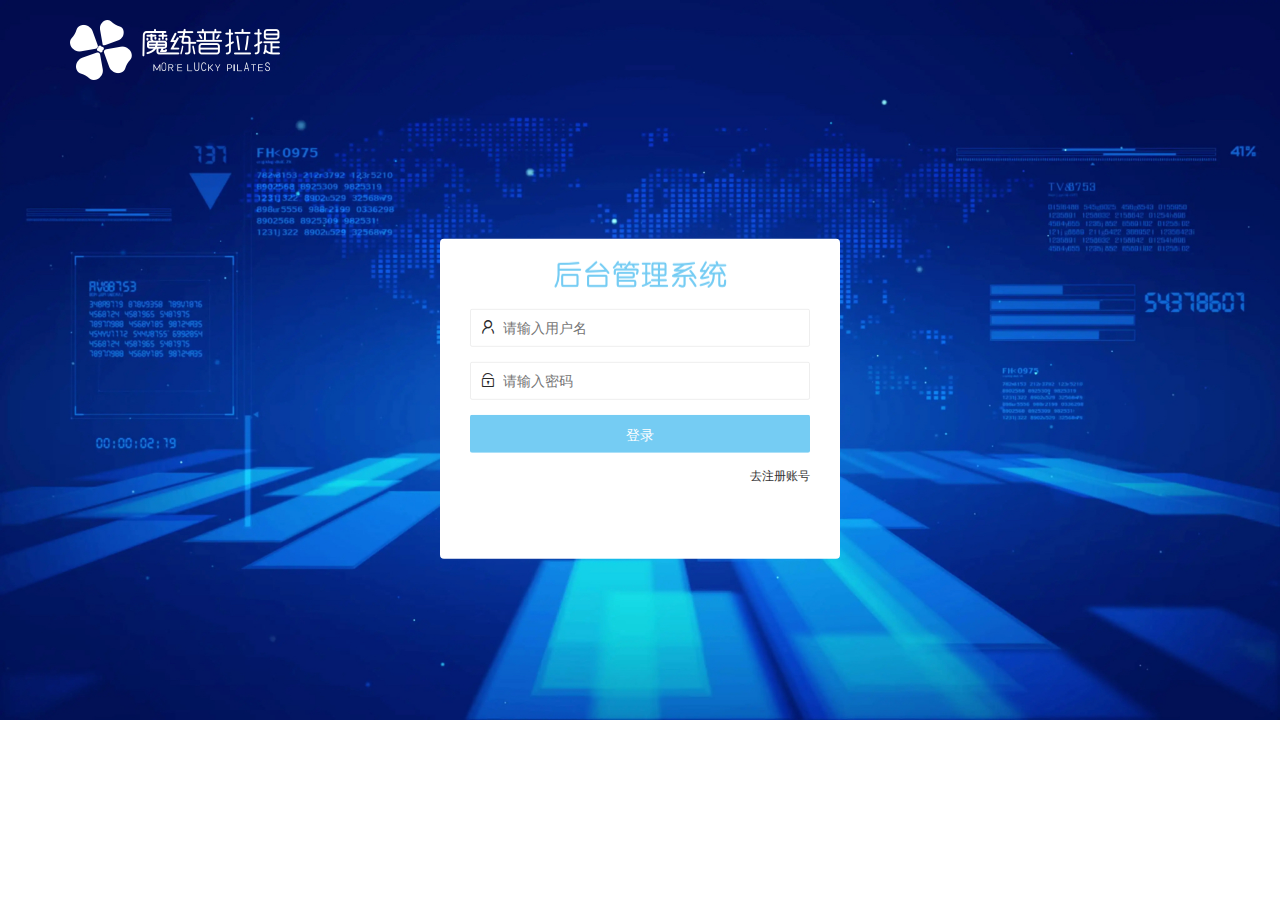
<file: login.html>
<!DOCTYPE html>
<html lang="en">

<head>
    <meta charset="UTF-8">
    <meta http-equiv="X-UA-Compatible" content="IE=edge">
    <meta name="viewport" content="width=device-width, initial-scale=1.0">
    <title>登录</title>
    <link rel="stylesheet" href="/lib/layui/css/layui.css">
    <link rel="stylesheet" href="/css/login.css">
    <script src="/lib/layui/layui.js"></script>
    <script src="/lib/jQuery.mini.js"></script>
    <script src="/js/baseAPI.js"></script>
    <script src="/js/login.js"></script>

</head>

<body>
    <!-- logo -->
    <div class="layui-main">
        <img src="/images/logo.png" alt="">
    </div>
    <!-- 登录注册 -->
    <div class="loginBox">
        <div class="title-box"></div>
        <!-- 登录的div -->
        <div class="login-box">
            <form class="layui-form" id="form_login">
                <!-- 用户名 -->
                <div class="layui-form-item">
                    <i class="layui-icon layui-icon-username"></i>
                    <input type="text" name="username" required lay-verify="required" placeholder="请输入用户名" autocomplete="off" class="layui-input">
                </div>
                <!-- 密码 -->
                <div class="layui-form-item">
                    <i class="layui-icon layui-icon-password
                    "></i>
                    <input type="password" name="password" required lay-verify="required|pwd" placeholder="请输入密码" autocomplete="off" class="layui-input">
                </div>
                <!-- 登录按钮　 -->
                <div class="layui-form-item">
                    <button class="layui-btn layui-btn-fluid" lay-submit>登录</button>
                </div>
                <div class="layui-form-item link">
                    <a href="javascripr:;" id="link_red">去注册账号</a>
                </div>
            </form>
        </div>
        <!-- 注册的div -->
        <div class="reg-box">
            <form class="layui-form" id="form_reg">
                <!-- 用户名 -->
                <div class="layui-form-item">
                    <i class="layui-icon layui-icon-username"></i>
                    <input type="text" name="username" required lay-verify="required" placeholder="请输入用户名" autocomplete="off" class="layui-input">
                </div>
                <!-- 密码 -->
                <div class="layui-form-item">
                    <i class="layui-icon layui-icon-password
                    "></i>
                    <input type="password" name="password" required lay-verify="required|pwd" placeholder="请输入密码" autocomplete="off" class="layui-input">
                </div>
                <!-- 确认密码 -->
                <div class="layui-form-item">
                    <i class="layui-icon layui-icon-password
                    "></i>
                    <input type="password" name="repassword" required lay-verify="required|pwd|repwd" placeholder="再次确认密码" autocomplete="off" class="layui-input">
                </div>
                <!-- 注册按钮 -->
                <div class="layui-form-item">
                    <button class="layui-btn layui-btn-fluid" lay-submit>注册</button>
                </div>
                <div class="layui-form-item link">
                    <a href="javascripr:;" id="link_login">去登录</a>
                </div>
            </form>

        </div>
    </div>

</body>

</html>
</file>
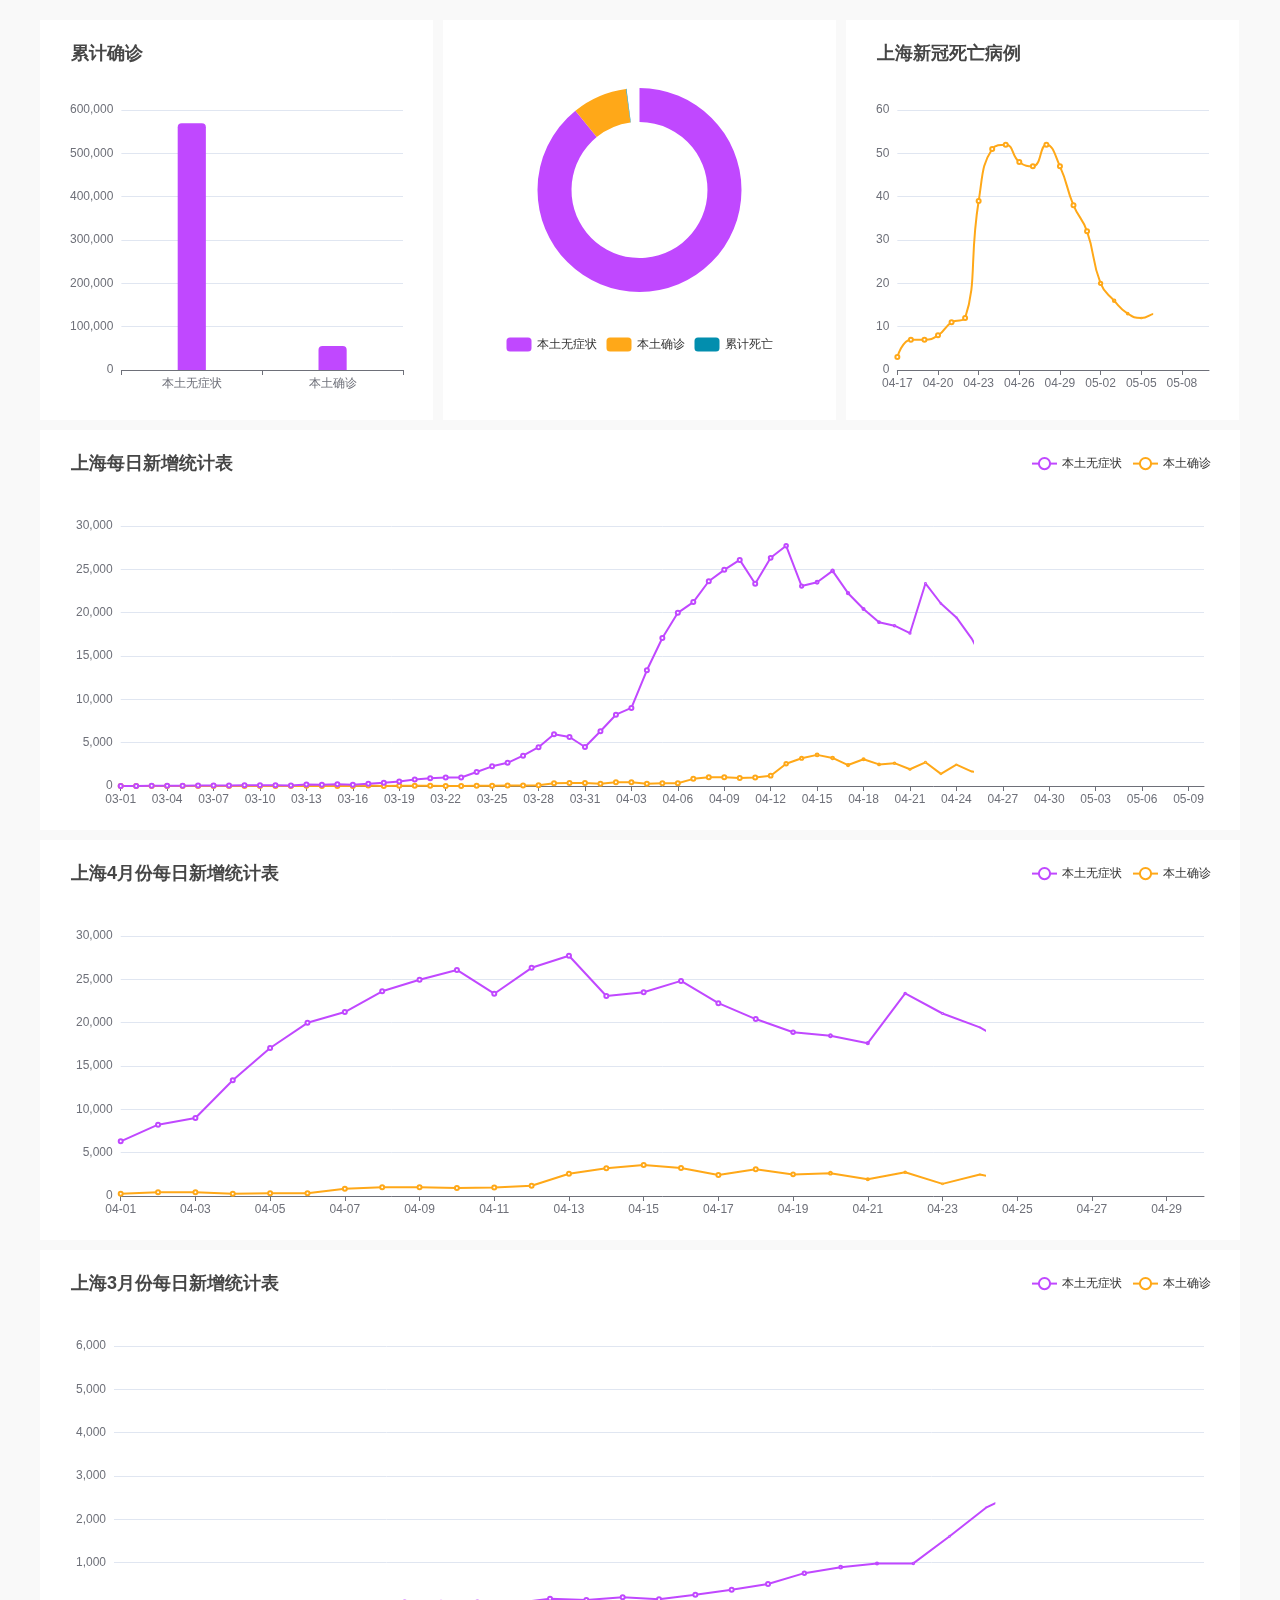
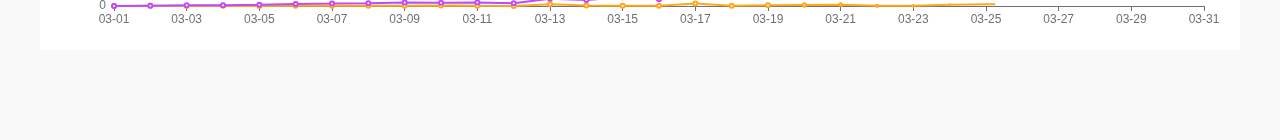
<file: home/dashboard.html>
<!DOCTYPE html>
<html lang="en">

<head>
    <meta charset="UTF-8">
    <meta http-equiv="X-UA-Compatible" content="IE=edge">
    <meta name="viewport" content="width=device-width, initial-scale=1.0">
    <title>图表</title>
    <script src="../js/echarts.js"></script>
    <!-- <script src="js/jQuery.mini.js"></script> -->
    <style>
        * {
            margin: 0;
            padding: 0;
        }
        
        body {
            background-color: #f9f9f9;
        }
        
        .dahezi {
            margin: 0 auto;
            margin-top: 20px;
            width: 1200px;
            overflow: hidden;
        }
        
        .box {
            float: left;
            width: 393px;
            height: 400px;
            background-color: #fff;
        }
        
        .box2 {
            float: left;
            margin-left: 10px;
            width: 393px;
            height: 400px;
            background-color: #fff;
            box-sizing: border-box;
            padding-bottom: 60px;
        }
        
        .box3 {
            float: left;
            margin-left: 10px;
            width: 393px;
            height: 400px;
            background-color: #fff;
        }
        
        .box4 {
            margin: 0 auto;
            margin-top: 10px;
            margin-bottom: 90px;
            width: 1200px!important;
            height: 600px;
            width: 388px;
            height: 400px;
            background-color: #fff;
        }
        
        .box5 {
            margin: 0 auto;
            margin-top: 10px;
            width: 1200px!important;
            height: 600px;
            width: 388px;
            height: 400px;
            background-color: #fff;
        }
        
        .box6 {
            margin: 0 auto;
            margin-top: 10px;
            width: 1200px!important;
            height: 600px;
            width: 388px;
            height: 400px;
            background-color: #fff;
        }
        
        .bt {
            display: block;
            margin: 0 auto;
            margin-top: 50px;
            width: 300px;
            height: 60px;
            line-height: 60px;
            font-size: 28px;
            color: #fff;
            text-align: center;
            border-radius: 10px;
            background-color: rgb(51, 51, 255);
        }
    </style>


</head>

<body>
    <!-- <div class="bt">上海新冠确诊数据</div> -->
    <div class="dahezi">
        <div class="box"></div>
        <div class="box2"></div>
        <div class="box3"></div>
    </div>
    <div class="box6"></div>
    <div class="box5"></div>
    <div class="box4"></div>


    <script>
        var myChart = echarts.init(document.querySelector('.box'));

        var option = {
            color: ['#C048FF'],
            title: {
                left: '26',
                top: '20',
                text: '累计确诊'
            },
            grid: {
                left: '30',
                right: '30',
                bottom: '30',
                height: '280',
                containLabel: true
            },
            tooltip: {},
            xAxis: {
                data: ['本土无症状', '本土确诊']
            },
            yAxis: {},
            series: [{
                name: '人数',
                type: 'bar',
                barWidth: '20%',
                itemStyle: {
                    barBorderRadius: [4, 4, 0, 0],
                },
                data: [521771 + 8932 + 7084 + 6606 + 5395 + 4722 + 4390 + 4024 + 3961 + 3760 + 3625 + 2780 + 1259, 51327 + 1249 + 788 + 727 + 274 + 260 + 261 + 245 + 253 + 215 + 322 + 234 + 228]
            }]
        };
        myChart.setOption(option);
        // myChart.setOption(option);



        var myChart2 = echarts.init(document.querySelector('.box2'));
        var option2 = {
            color: ['#C048FF', '#FFA818', '#028EAE'],
            tooltip: {
                trigger: 'item'
            },
            legend: {
                bottom: '1%',
                left: 'center'
            },

            series: [{
                name: '累计确诊',
                type: 'pie',
                radius: ['40%', '60%'],
                avoidLabelOverlap: false,
                label: {
                    show: false,
                    position: 'center'
                },
                grid: {
                    left: '10%',
                    right: '10%',
                    bottom: '10%',
                    top: '10%',
                    containLabel: true
                },
                emphasis: {
                    label: {
                        show: true,
                        fontSize: '20',
                        fontWeight: 'bold'
                    }
                },
                labelLine: {
                    show: false
                },
                data: [{
                    value: 521771 + 8932 + 7084 + 6606 + 5395 + 4722 + 4390 + 4024 + 3961 + 3760 + 3625 + 2780 + 1259,
                    name: '本土无症状'
                }, {
                    value: 51327 + 1249 + 788 + 727 + 274 + 260 + 261 + 245 + 253 + 215 + 322 + 234 + 228,
                    name: '本土确诊'
                }, {
                    value: 3 + 7 + 7 + 8 + 11 + 12 + 39 + 51 + 52 + 48 + 47 + 52 + 47 + 38 + 32 + 20 + 16 + 13 + 12 + 13 + 8 + 11 + 6 + 7,
                    name: '累计死亡'

                }]
            }]

        };

        myChart2.setOption(option2);

        var myChart3 = echarts.init(document.querySelector('.box3'));
        var option3 = {
            color: ['#FFA818'],
            title: {
                left: '26',
                top: '20',
                text: '上海新冠死亡病例'
            },
            tooltip: {
                trigger: 'axis'
            },
            legend: {
                top: '22',
                right: '24',
                data: ['男']
            },
            grid: {
                left: '30',
                right: '30',
                bottom: '30',
                height: '280',
                containLabel: true
            },
            xAxis: {
                type: 'category',
                boundaryGap: false,
                data: ['04-17', '04-18', '04-19', '04-20', '04-21', '04-22', '04-23', '04-24', '04-25', '04-26', '04-27', '04-28', '04-29', '04-30', '05-01', '05-02', '05-03', '05-04', '05-05', '05-06', '05-07', '05-08', '05-09', '05-10']
            },
            yAxis: {
                type: 'value'
            },
            series: [{
                name: '死亡人数',
                type: 'line',
                stack: 'Total',
                smooth: true,
                data: [3, 7, 7, 8, 11, 12, 39, 51, 52, 48, 47, 52, 47, 38, 32, 20, 16, 13, 12, 13, 8, 11, 6, 7]


            }]
        };
        myChart3.setOption(option3);


        var myChart4 = echarts.init(document.querySelector('.box4'));
        var option4 = {
            color: ['#FFA818', '#C048FF'],
            title: {
                left: '26',
                top: '20',
                text: '上海3月份每日新增统计表'
            },
            tooltip: {
                trigger: 'axis'
            },
            legend: {
                top: '22',
                right: '24',
                data: ['本土无症状', '本土确诊']
            },
            grid: {
                left: '3%',
                right: '3%',
                bottom: '6%',
                height: '280',
                containLabel: true
            },

            xAxis: {
                type: 'category',
                boundaryGap: false,
                // data: ['04-01', '04-02', '04-03', '04-04', '04-05', '04-06', '04-07', '04-08', '04-09', '04-10', '04-11', '04-12', '04-13', '04-14', '04-15', '04-16', '04-17', '04-18', '04-19', '04-20', '04-21', '04-22', '04-23', '04-24'],
                data: ['03-01', '03-02', '03-03', '03-04', '03-05', '03-06', '03-07', '03-08', '03-09', '03-10', '03-11', '03-12', '03-13', '03-14', '03-15', '03-16', '03-17', '03-18', '03-19', '03-20', '03-21', '03-22', '03-23', '03-24', '03-25', '03-26', '03-27', '03-28', '03-29', '03-30', '03-31']
            },
            yAxis: {
                type: 'value'
            },
            series: [{
                name: '本土确诊',
                type: 'line',
                stack: 'Total',
                data: [1, 3, 2, 3, 0, 3, 4, 3, 4, 11, 5, 1, 41, 9, 5, 8, 57, 8, 17, 24, 31, 4, 4, 29, 38, 45, 50, 96, 326, 355, 358]
            }, {
                name: '本土无症状',
                type: 'line',
                stack: 'Total',
                data: [1, 5, 14, 16, 28, 45, 51, 62, 76, 64, 78, 64, 128, 130, 197, 150, 203, 366, 492, 734, 865, 977, 979, 1580, 2231, 2631, 3450, 4381, 5656, 5298, 4144]
            }]
        };
        myChart4.setOption(option4);

        var myChart5 = echarts.init(document.querySelector('.box5'));
        var option5 = {
            color: ['#FFA818', '#C048FF'],
            title: {
                left: '26',
                top: '20',
                text: '上海4月份每日新增统计表'
            },
            tooltip: {
                trigger: 'axis'
            },
            legend: {
                top: '22',
                right: '24',
                data: ['本土无症状', '本土确诊']
            },
            grid: {
                left: '3%',
                right: '3%',
                bottom: '6%',
                height: '280',
                containLabel: true
            },

            xAxis: {
                type: 'category',
                boundaryGap: false,
                data: ['04-01', '04-02', '04-03', '04-04', '04-05', '04-06', '04-07', '04-08', '04-09', '04-10', '04-11', '04-12', '04-13', '04-14', '04-15', '04-16', '04-17', '04-18', '04-19', '04-20', '04-21', '04-22', '04-23', '04-24', '04-25', '04-26', '04-27', '04-28', '04-29', '04-30'],
                // data: ['03-01', '03-02', '03-03', '03-04', '03-05', '03-06', '03-07', '03-08', '03-09', '03-10', '03-11', '03-12', '03-13', '03-14', '03-01', '03-15', '03-16', '03-17', '03-18', '03-19', '03-20', '03-21', '03-22', '03-23', '03-24', '03-19', '03-20', '03-21', '03-22', '03-23', '03-24', '03-25', '03-26', '03-27', '03-28', '03-29', '03-30', '03-31', '04-01', '04-02', '04-03', '04-04', '04-05', '04-06', '04-07', '04-08', '04-09', '04-10', '04-11', '04-12', '04-13', '04-14', '04-15', '04-16', '04-17', '04-18', '04-19', '04-20', '04-21', '04-22', '04-23']
            },
            yAxis: {
                type: 'value'
            },
            series: [{
                name: '本土确诊',
                type: 'line',
                stack: 'Total',

                data: [260, 438, 425, 268, 311, 322, 824, 1015, 1006, 914, 994, 1189, 2573, 3200, 3590, 3238, 2417, 3084, 2494, 2634, 1931, 2736, 1401, 2472, 1661, 1606, 1292, 5487, 1249, 788],
                // data: [1, 3, 2, 3, 0, 3, 4, 3, 4, 11, 5, 1, 41, 9, 5, 8, 57, 8, 17, 24, 31, 4, 4, 29, 38, 45, 50, 96, 326, 355, 358, 260, 438, 425, 268, 311, 322, 824, 1015, 1006, 914, 994, 1189, 2573, 3200, 3590, 3238, 2417, 3084, 2494, 2634, 1931, 2736, 1401]
            }, {
                name: '本土无症状',
                type: 'line',
                stack: 'Total',
                data: [6051, 7788, 8581, 13086, 16766, 19660, 20398, 22609, 23937, 25173, 22348, 25141, 25146, 19872, 19923, 21582, 19831, 17332, 16407, 15861, 15698, 20634, 19657, 16983, 15319, 11957, 9330, 9545, 8932, 7084]
            }]
        };
        myChart5.setOption(option5);




        var myChart6 = echarts.init(document.querySelector('.box6'));
        var option6 = {
            color: ['#FFA818', '#C048FF'],
            title: {
                left: '26',
                top: '20',
                text: '上海每日新增统计表'
            },
            tooltip: {
                trigger: 'axis'
            },
            legend: {
                top: '22',
                right: '24',
                data: ['本土无症状', '本土确诊']
            },

            grid: {
                left: '3%',
                right: '3%',
                bottom: '6%',
                height: '280',
                containLabel: true
            },

            xAxis: {
                type: 'category',
                boundaryGap: false,
                data: ['03-01', '03-02', '03-03', '03-04', '03-05', '03-06', '03-07', '03-08', '03-09', '03-10', '03-11', '03-12', '03-13', '03-14', '03-15', '03-16', '03-17', '03-18', '03-19', '03-20', '03-21', '03-22', '03-23', '03-24', '03-25', '03-26', '03-27', '03-28', '03-29', '03-30', '03-31', '04-01', '04-02', '04-03', '04-04', '04-05', '04-06', '04-07', '04-08', '04-09', '04-10', '04-11', '04-12', '04-13', '04-14', '04-15', '04-16', '04-17', '04-18', '04-19', '04-20', '04-21', '04-22', '04-23', '04-24', '04-25', '04-26', '04-27', '04-28', '04-29', '04-30', '05-01', '05-02', '05-03', '05-04', '05-05', '05-06', '05-07', '05-08', '05-09', '05-10'],
            },
            yAxis: {
                type: 'value'
            },
            series: [{
                name: '本土确诊',
                type: 'line',
                stack: 'Total',

                data: [1, 3, 2, 3, 0, 3, 4, 3, 4, 11, 5, 1, 41, 9, 5, 8, 57, 8, 17, 24, 31, 4, 4, 29, 38, 45, 50, 96, 326, 355, 358, 260, 438, 425, 268, 311, 322, 824, 1015, 1006, 914, 994, 1189, 2573, 3200, 3590, 3238, 2417, 3084, 2494, 2634, 1931, 2736, 1401, 2472, 1661, 1606, 1292, 5487, 1249, 788, 727, 274, 260, 261, 245, 253, 215, 322, 234, 228],
            }, {
                name: '本土无症状',
                type: 'line',
                stack: 'Total',
                data: [1, 5, 14, 16, 28, 45, 51, 62, 76, 64, 78, 64, 128, 130, 197, 150, 203, 366, 492, 734, 865, 977, 979, 1580, 2231, 2631, 3450, 4381, 5656, 5298, 4144, 6051, 7788, 8581, 13086, 16766, 19660, 20398, 22609, 23937, 25173, 22348, 25141, 25146, 19872, 19923, 21582, 19831, 17332, 16407, 15861, 15698, 20634, 19657, 16983, 15319, 11957, 9330, 9545, 8932, 7084, 6606, 5395, 4722, 4390, 4024, 3961, 3760, 3625, 2780, 1259]
            }]
        };
        myChart6.setOption(option6);
    </script>
    <script>
    </script>
</body>

</html>
</file>
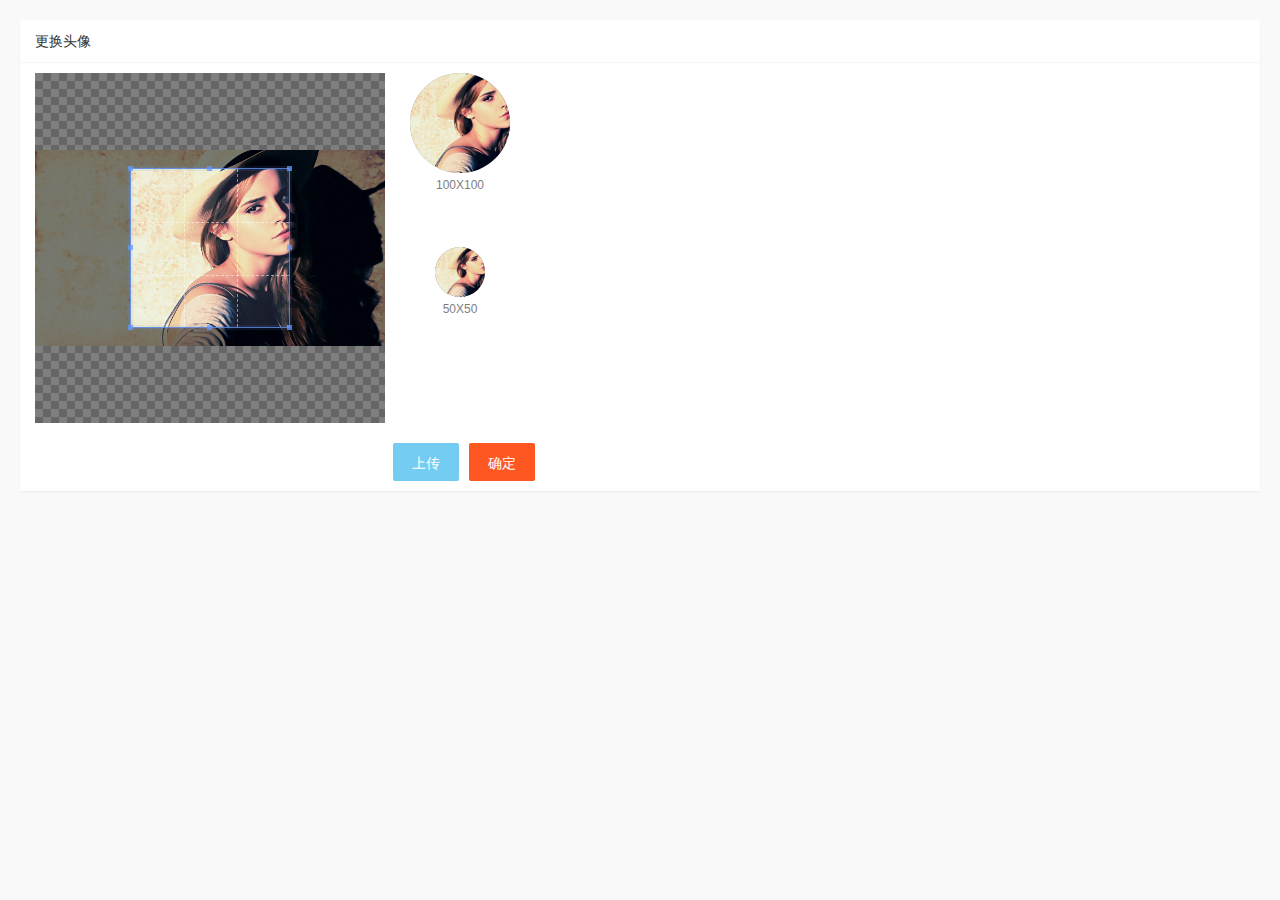
<file: user/user_avatar.html>
<!DOCTYPE html>
<html lang="en">

<head>
    <meta charset="UTF-8">
    <meta http-equiv="X-UA-Compatible" content="IE=edge">
    <meta name="viewport" content="width=device-width, initial-scale=1.0">
    <title>个人信息</title>
    <link rel="stylesheet" href="../lib/layui/css/layui.css">
    <link rel="stylesheet" href="../lib/cropper/cropper.css">
    <link rel="stylesheet" href="../css/user/user_avatar.css">

</head>

<body>
    <div class="layui-card">
        <div class="layui-card-header">更换头像</div>
        <div class="layui-card-body">
            <!-- 第一行的图片预览和裁剪区域 -->
            <div class="row1">
                <!-- 图片裁剪区域 -->
                <div class="cropper-box">
                    <!-- 这个img标签很重要，将来会把他初始化为裁剪区域 -->
                    <img id="image" src="../images/picture.jpg" alt="">
                </div>
                <!-- 图片预览区域 -->
                <div class="preview-box">
                    <div>
                        <!-- 宽高为100px的预览区域 -->
                        <div class="img-preview w100"> </div>
                        <p class="size">100X100</p>
                    </div>
                    <div>
                        <!-- 宽高为50px的预览区域 -->
                        <div class="img-preview w50"> </div>
                        <p class="size">50X50</p>
                    </div>
                </div>
            </div>
            <!-- 第二行按钮区域 -->
            <div class="row2">
                <!-- 通过accept属性，可以指定用户选择什么类型的文件 -->
                <input type="file" id="file" accept="image/png,image/jpg">
                <button type="button" class="layui-btn" id="btnChooseImg">上传</button>
                <button type="button" class="layui-btn layui-btn-danger" id="btnUpload">确定</button>
            </div>
        </div>
    </div>
    <script src="../lib/layui/layui.js"></script>
    <script src="../lib/jQuery.mini.js"></script>
    <script src="../lib/cropper/cropper.js"></script>
    <script src="../js/baseAPI.js"></script>
    <script src="../js/user/user_avatar.js"></script>
</body>

</html>
</file>
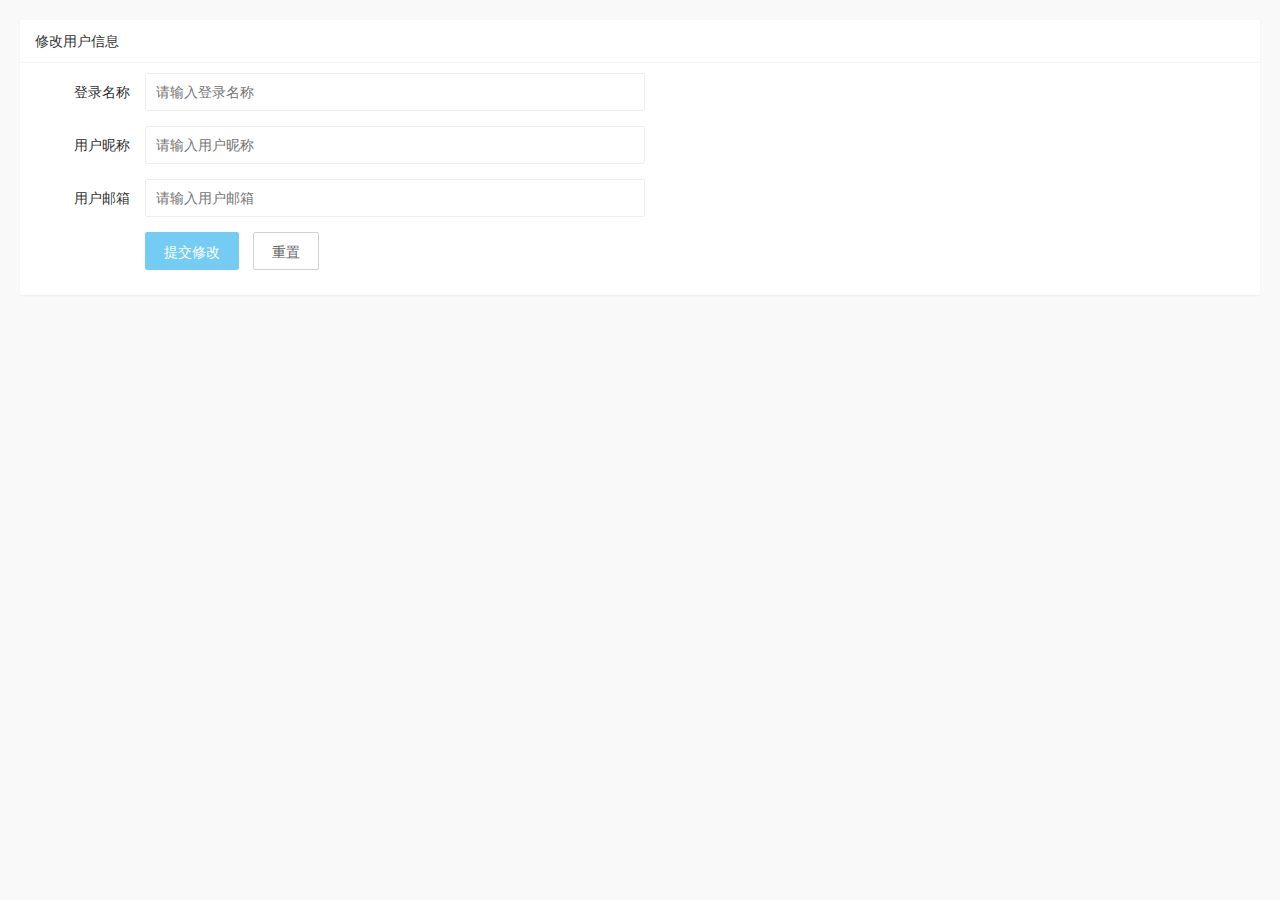
<file: user/user_info.html>
<!DOCTYPE html>
<html lang="en">

<head>
    <meta charset="UTF-8">
    <meta http-equiv="X-UA-Compatible" content="IE=edge">
    <meta name="viewport" content="width=device-width, initial-scale=1.0">
    <title>个人信息</title>
    <link rel="stylesheet" href="../lib/layui/css/layui.css">
    <link rel="stylesheet" href="../css/user/user_info.css">
</head>

<body>
    <div class="layui-card">
        <div class="layui-card-header">修改用户信息</div>
        <div class="layui-card-body">
            <form class="layui-form" lay-filter="formUserInfo">
                <!-- 这是隐藏域 -->
                <input type="hidden" name="id">
                <div class="layui-form-item">
                    <label class="layui-form-label">登录名称</label>
                    <div class="layui-input-block">
                        <input type="text" name="username" required lay-verify="required" placeholder="请输入登录名称" autocomplete="off" class="layui-input" readonly>
                    </div>
                </div>
                <div class="layui-form-item">
                    <label class="layui-form-label">用户昵称</label>
                    <div class="layui-input-block">
                        <!-- lay-verify验证规则 -->
                        <input type="text" name="nickname" required lay-verify="required|nickname" placeholder="请输入用户昵称" autocomplete="off" class="layui-input">
                    </div>
                </div>
                <div class="layui-form-item">
                    <label class="layui-form-label">用户邮箱</label>
                    <div class="layui-input-block">
                        <!-- lay-verify验证规则 邮箱直接用官方的验证规则email -->
                        <input type="text" name="email" required lay-verify="required|email" placeholder="请输入用户邮箱" autocomplete="off" class="layui-input">
                    </div>
                </div>
                <div class="layui-form-item">
                    <div class="layui-input-block">
                        <button class="layui-btn layui-btn-bg" lay-submit lay-filter="formDemo">提交修改</button>
                        <button type="reset" class="layui-btn layui-btn-primary" id="btnReset">重置</button>
                    </div>
                </div>
            </form>
        </div>
    </div>
    <script src="../lib/layui/layui.js"></script>
    <script src="../lib/jQuery.mini.js"></script>
    <script src="../js/baseAPI.js"></script>
    <script src="../js/user/user_info.js"></script>
</body>

</html>
</file>
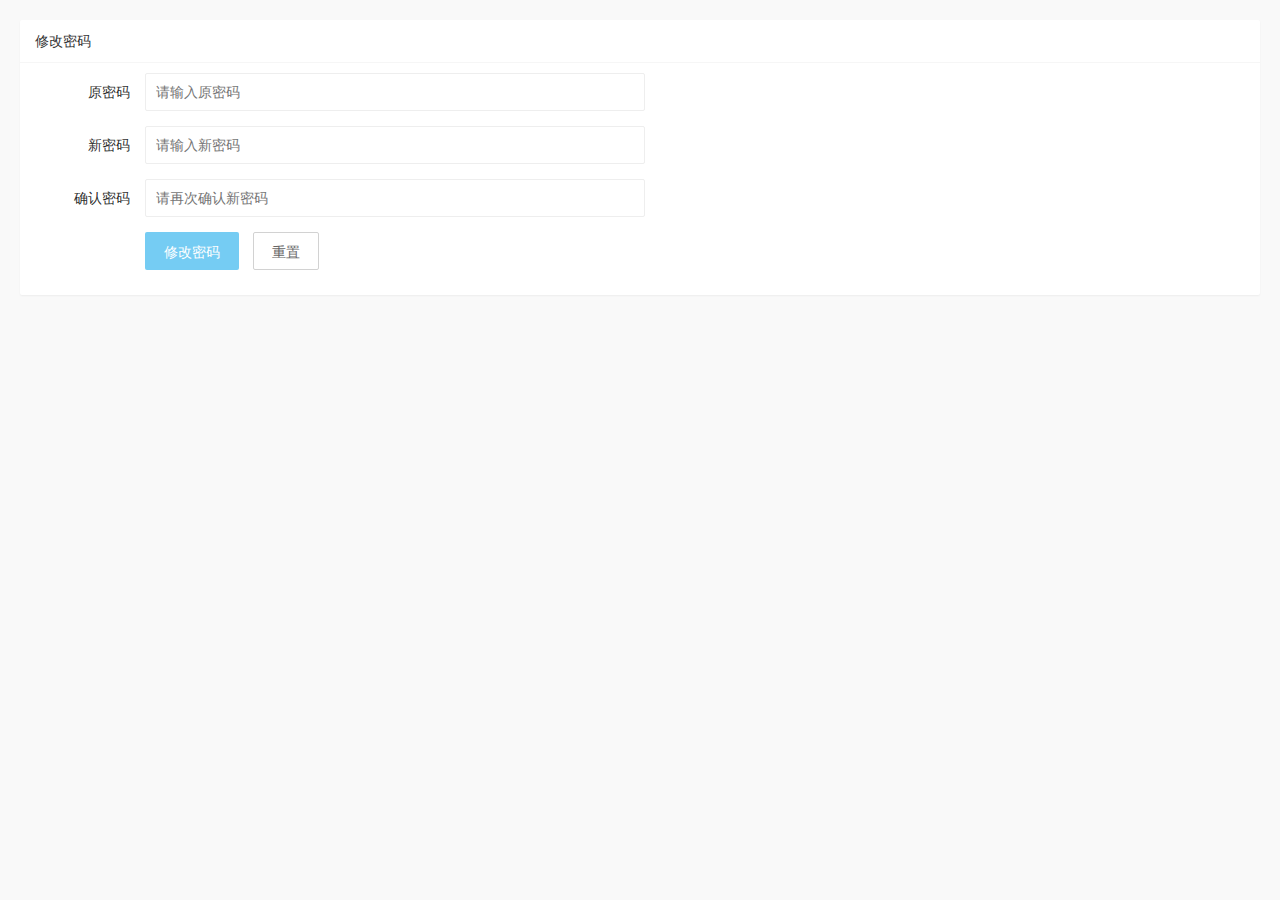
<file: user/user_pwd.html>
<!DOCTYPE html>
<html lang="en">

<head>
    <meta charset="UTF-8">
    <meta http-equiv="X-UA-Compatible" content="IE=edge">
    <meta name="viewport" content="width=device-width, initial-scale=1.0">
    <title>个人信息</title>
    <link rel="stylesheet" href="../lib/layui/css/layui.css">
    <link rel="stylesheet" href="../css/user/user_pwd.css">
</head>

<body>
    <div class="layui-card">
        <div class="layui-card-header">修改密码</div>
        <div class="layui-card-body">
            <form class="layui-form" action="">
                <div class="layui-form-item">
                    <label class="layui-form-label">原密码</label>
                    <div class="layui-input-block">
                        <input type="password" name="oldPwd" required lay-verify="required|pwd" placeholder="请输入原密码" autocomplete="off" class="layui-input">
                    </div>
                </div>
                <div class="layui-form-item">
                    <label class="layui-form-label">新密码</label>
                    <div class="layui-input-block">
                        <input type="password" name="newPwd" re quired lay-verify="required|pwd|samePwd" placeholder="请输入新密码" autocomplete="off" class="layui-input">
                    </div>
                </div>
                <div class="layui-form-item">
                    <label class="layui-form-label">确认密码</label>
                    <div class="layui-input-block">
                        <input type="password" name="rePwd" required lay-verify="required|pwd|rePwd" placeholder="请再次确认新密码" autocomplete="off" class="layui-input">
                    </div>
                </div>
                <div class="layui-form-item">
                    <div class="layui-input-block">
                        <button class="layui-btn layui-btn-bg" lay-submit lay-filter="formDemo">修改密码</button>
                        <button type="reset" class="layui-btn layui-btn-primary">重置</button>
                    </div>
                </div>
            </form>
        </div>
    </div>
    <script src="../lib/layui/layui.js"></script>
    <script src="../lib/jQuery.mini.js"></script>
    <script src="../js/baseAPI.js"></script>
    <script src="../js/user/user_pwd.js"></script>
</body>

</html>
</file>
<file: lib/layui/css/layui.css>
.layui-inline,
img {
    display: inline-block;
    vertical-align: middle
}

h1,
h2,
h3,
h4,
h5,
h6 {
    font-weight: 400
}

a,
body {
    color: #333
}

.layui-edge,
.layui-header,
.layui-inline,
.layui-main {
    position: relative
}

.layui-edge,
hr {
    height: 0;
    overflow: hidden
}

.layui-layout-body,
.layui-side,
.layui-side-scroll {
    overflow-x: hidden
}

.layui-edge,
.layui-elip,
hr {
    overflow: hidden
}

.layui-btn,
.layui-edge,
.layui-inline,
img {
    vertical-align: middle
}

.layui-btn,
.layui-disabled,
.layui-icon,
.layui-unselect {
    -moz-user-select: none;
    -webkit-user-select: none;
    -ms-user-select: none
}

blockquote,
body,
button,
dd,
div,
dl,
dt,
form,
h1,
h2,
h3,
h4,
h5,
h6,
input,
li,
ol,
p,
pre,
td,
textarea,
th,
ul {
    margin: 0;
    padding: 0;
    -webkit-tap-highlight-color: rgba(0, 0, 0, 0)
}

a:active,
a:hover {
    outline: 0
}

img {
    border: none
}

li {
    list-style: none
}

table {
    border-collapse: collapse;
    border-spacing: 0
}

h4,
h5,
h6 {
    font-size: 100%
}

button,
input,
optgroup,
option,
select,
textarea {
    font-family: inherit;
    font-size: inherit;
    font-style: inherit;
    font-weight: inherit;
    outline: 0
}

pre {
    white-space: pre-wrap;
    white-space: -moz-pre-wrap;
    white-space: -pre-wrap;
    white-space: -o-pre-wrap;
    word-wrap: break-word
}

body {
    line-height: 1.6;
    color: rgba(0, 0, 0, .85);
    font: 14px Helvetica Neue, Helvetica, PingFang SC, Tahoma, Arial, sans-serif
}

hr {
    line-height: 0;
    margin: 10px 0;
    padding: 0;
    border: none!important;
    border-bottom: 1px solid #eee!important;
    clear: both;
    background: 0 0
}

a {
    text-decoration: none
}

a:hover {
    color: #777
}

a cite {
    font-style: normal;
    *cursor: pointer
}

.layui-border-box,
.layui-border-box * {
    box-sizing: border-box
}

.layui-box,
.layui-box * {
    box-sizing: content-box
}

.layui-clear {
    clear: both;
    *zoom: 1
}

.layui-clear:after {
    content: '\20';
    clear: both;
    *zoom: 1;
    display: block;
    height: 0
}

.layui-inline {
    *display: inline;
    *zoom: 1
}

.layui-btn,
.layui-btn-group,
.layui-edge {
    display: inline-block
}

.layui-edge {
    width: 0;
    border-width: 6px;
    border-style: dashed;
    border-color: transparent
}

.layui-edge-top {
    top: -4px;
    border-bottom-color: #999;
    border-bottom-style: solid
}

.layui-edge-right {
    border-left-color: #999;
    border-left-style: solid
}

.layui-edge-bottom {
    top: 2px;
    border-top-color: #999;
    border-top-style: solid
}

.layui-edge-left {
    border-right-color: #999;
    border-right-style: solid
}

.layui-elip {
    text-overflow: ellipsis;
    white-space: nowrap
}

.layui-disabled,
.layui-disabled:hover {
    color: #d2d2d2!important;
    cursor: not-allowed!important
}

.layui-circle {
    border-radius: 100%
}

.layui-show {
    display: block!important
}

.layui-hide {
    display: none!important
}

.layui-show-v {
    visibility: visible!important
}

.layui-hide-v {
    visibility: hidden!important
}

@font-face {
    font-family: layui-icon;
    src: url(../font/iconfont.eot?v=256);
    src: url(../font/iconfont.eot?v=256#iefix) format('embedded-opentype'), url(../font/iconfont.woff2?v=256) format('woff2'), url(../font/iconfont.woff?v=256) format('woff'), url(../font/iconfont.ttf?v=256) format('truetype'), url(../font/iconfont.svg?v=256#layui-icon) format('svg')
}

.layui-icon {
    font-family: layui-icon!important;
    font-size: 16px;
    font-style: normal;
    -webkit-font-smoothing: antialiased;
    -moz-osx-font-smoothing: grayscale
}

.layui-icon-reply-fill:before {
    content: "\e611"
}

.layui-icon-set-fill:before {
    content: "\e614"
}

.layui-icon-menu-fill:before {
    content: "\e60f"
}

.layui-icon-search:before {
    content: "\e615"
}

.layui-icon-share:before {
    content: "\e641"
}

.layui-icon-set-sm:before {
    content: "\e620"
}

.layui-icon-engine:before {
    content: "\e628"
}

.layui-icon-close:before {
    content: "\1006"
}

.layui-icon-close-fill:before {
    content: "\1007"
}

.layui-icon-chart-screen:before {
    content: "\e629"
}

.layui-icon-star:before {
    content: "\e600"
}

.layui-icon-circle-dot:before {
    content: "\e617"
}

.layui-icon-chat:before {
    content: "\e606"
}

.layui-icon-release:before {
    content: "\e609"
}

.layui-icon-list:before {
    content: "\e60a"
}

.layui-icon-chart:before {
    content: "\e62c"
}

.layui-icon-ok-circle:before {
    content: "\1005"
}

.layui-icon-layim-theme:before {
    content: "\e61b"
}

.layui-icon-table:before {
    content: "\e62d"
}

.layui-icon-right:before {
    content: "\e602"
}

.layui-icon-left:before {
    content: "\e603"
}

.layui-icon-cart-simple:before {
    content: "\e698"
}

.layui-icon-face-cry:before {
    content: "\e69c"
}

.layui-icon-face-smile:before {
    content: "\e6af"
}

.layui-icon-survey:before {
    content: "\e6b2"
}

.layui-icon-tree:before {
    content: "\e62e"
}

.layui-icon-ie:before {
    content: "\e7bb"
}

.layui-icon-upload-circle:before {
    content: "\e62f"
}

.layui-icon-add-circle:before {
    content: "\e61f"
}

.layui-icon-download-circle:before {
    content: "\e601"
}

.layui-icon-templeate-1:before {
    content: "\e630"
}

.layui-icon-util:before {
    content: "\e631"
}

.layui-icon-face-surprised:before {
    content: "\e664"
}

.layui-icon-edit:before {
    content: "\e642"
}

.layui-icon-speaker:before {
    content: "\e645"
}

.layui-icon-down:before {
    content: "\e61a"
}

.layui-icon-file:before {
    content: "\e621"
}

.layui-icon-layouts:before {
    content: "\e632"
}

.layui-icon-rate-half:before {
    content: "\e6c9"
}

.layui-icon-add-circle-fine:before {
    content: "\e608"
}

.layui-icon-prev-circle:before {
    content: "\e633"
}

.layui-icon-read:before {
    content: "\e705"
}

.layui-icon-404:before {
    content: "\e61c"
}

.layui-icon-carousel:before {
    content: "\e634"
}

.layui-icon-help:before {
    content: "\e607"
}

.layui-icon-code-circle:before {
    content: "\e635"
}

.layui-icon-windows:before {
    content: "\e67f"
}

.layui-icon-water:before {
    content: "\e636"
}

.layui-icon-username:before {
    content: "\e66f"
}

.layui-icon-find-fill:before {
    content: "\e670"
}

.layui-icon-about:before {
    content: "\e60b"
}

.layui-icon-location:before {
    content: "\e715"
}

.layui-icon-up:before {
    content: "\e619"
}

.layui-icon-pause:before {
    content: "\e651"
}

.layui-icon-date:before {
    content: "\e637"
}

.layui-icon-layim-uploadfile:before {
    content: "\e61d"
}

.layui-icon-delete:before {
    content: "\e640"
}

.layui-icon-play:before {
    content: "\e652"
}

.layui-icon-top:before {
    content: "\e604"
}

.layui-icon-firefox:before {
    content: "\e686"
}

.layui-icon-friends:before {
    content: "\e612"
}

.layui-icon-refresh-3:before {
    content: "\e9aa"
}

.layui-icon-ok:before {
    content: "\e605"
}

.layui-icon-layer:before {
    content: "\e638"
}

.layui-icon-face-smile-fine:before {
    content: "\e60c"
}

.layui-icon-dollar:before {
    content: "\e659"
}

.layui-icon-group:before {
    content: "\e613"
}

.layui-icon-layim-download:before {
    content: "\e61e"
}

.layui-icon-picture-fine:before {
    content: "\e60d"
}

.layui-icon-link:before {
    content: "\e64c"
}

.layui-icon-diamond:before {
    content: "\e735"
}

.layui-icon-log:before {
    content: "\e60e"
}

.layui-icon-key:before {
    content: "\e683"
}

.layui-icon-rate-solid:before {
    content: "\e67a"
}

.layui-icon-fonts-del:before {
    content: "\e64f"
}

.layui-icon-unlink:before {
    content: "\e64d"
}

.layui-icon-fonts-clear:before {
    content: "\e639"
}

.layui-icon-triangle-r:before {
    content: "\e623"
}

.layui-icon-circle:before {
    content: "\e63f"
}

.layui-icon-radio:before {
    content: "\e643"
}

.layui-icon-align-center:before {
    content: "\e647"
}

.layui-icon-align-right:before {
    content: "\e648"
}

.layui-icon-align-left:before {
    content: "\e649"
}

.layui-icon-loading-1:before {
    content: "\e63e"
}

.layui-icon-return:before {
    content: "\e65c"
}

.layui-icon-fonts-strong:before {
    content: "\e62b"
}

.layui-icon-upload:before {
    content: "\e67c"
}

.layui-icon-dialogue:before {
    content: "\e63a"
}

.layui-icon-video:before {
    content: "\e6ed"
}

.layui-icon-headset:before {
    content: "\e6fc"
}

.layui-icon-cellphone-fine:before {
    content: "\e63b"
}

.layui-icon-add-1:before {
    content: "\e654"
}

.layui-icon-face-smile-b:before {
    content: "\e650"
}

.layui-icon-fonts-html:before {
    content: "\e64b"
}

.layui-icon-screen-full:before {
    content: "\e622"
}

.layui-icon-form:before {
    content: "\e63c"
}

.layui-icon-cart:before {
    content: "\e657"
}

.layui-icon-camera-fill:before {
    content: "\e65d"
}

.layui-icon-tabs:before {
    content: "\e62a"
}

.layui-icon-heart-fill:before {
    content: "\e68f"
}

.layui-icon-fonts-code:before {
    content: "\e64e"
}

.layui-icon-ios:before {
    content: "\e680"
}

.layui-icon-at:before {
    content: "\e687"
}

.layui-icon-fire:before {
    content: "\e756"
}

.layui-icon-set:before {
    content: "\e716"
}

.layui-icon-fonts-u:before {
    content: "\e646"
}

.layui-icon-triangle-d:before {
    content: "\e625"
}

.layui-icon-tips:before {
    content: "\e702"
}

.layui-icon-picture:before {
    content: "\e64a"
}

.layui-icon-more-vertical:before {
    content: "\e671"
}

.layui-icon-bluetooth:before {
    content: "\e689"
}

.layui-icon-flag:before {
    content: "\e66c"
}

.layui-icon-loading:before {
    content: "\e63d"
}

.layui-icon-fonts-i:before {
    content: "\e644"
}

.layui-icon-refresh-1:before {
    content: "\e666"
}

.layui-icon-rmb:before {
    content: "\e65e"
}

.layui-icon-addition:before {
    content: "\e624"
}

.layui-icon-home:before {
    content: "\e68e"
}

.layui-icon-time:before {
    content: "\e68d"
}

.layui-icon-user:before {
    content: "\e770"
}

.layui-icon-notice:before {
    content: "\e667"
}

.layui-icon-chrome:before {
    content: "\e68a"
}

.layui-icon-edge:before {
    content: "\e68b"
}

.layui-icon-login-weibo:before {
    content: "\e675"
}

.layui-icon-voice:before {
    content: "\e688"
}

.layui-icon-upload-drag:before {
    content: "\e681"
}

.layui-icon-login-qq:before {
    content: "\e676"
}

.layui-icon-snowflake:before {
    content: "\e6b1"
}

.layui-icon-heart:before {
    content: "\e68c"
}

.layui-icon-logout:before {
    content: "\e682"
}

.layui-icon-file-b:before {
    content: "\e655"
}

.layui-icon-template:before {
    content: "\e663"
}

.layui-icon-transfer:before {
    content: "\e691"
}

.layui-icon-auz:before {
    content: "\e672"
}

.layui-icon-console:before {
    content: "\e665"
}

.layui-icon-app:before {
    content: "\e653"
}

.layui-icon-prev:before {
    content: "\e65a"
}

.layui-icon-website:before {
    content: "\e7ae"
}

.layui-icon-next:before {
    content: "\e65b"
}

.layui-icon-component:before {
    content: "\e857"
}

.layui-icon-android:before {
    content: "\e684"
}

.layui-icon-more:before {
    content: "\e65f"
}

.layui-icon-login-wechat:before {
    content: "\e677"
}

.layui-icon-shrink-right:before {
    content: "\e668"
}

.layui-icon-spread-left:before {
    content: "\e66b"
}

.layui-icon-camera:before {
    content: "\e660"
}

.layui-icon-note:before {
    content: "\e66e"
}

.layui-icon-refresh:before {
    content: "\e669"
}

.layui-icon-female:before {
    content: "\e661"
}

.layui-icon-male:before {
    content: "\e662"
}

.layui-icon-screen-restore:before {
    content: "\e758"
}

.layui-icon-password:before {
    content: "\e673"
}

.layui-icon-senior:before {
    content: "\e674"
}

.layui-icon-theme:before {
    content: "\e66a"
}

.layui-icon-tread:before {
    content: "\e6c5"
}

.layui-icon-praise:before {
    content: "\e6c6"
}

.layui-icon-star-fill:before {
    content: "\e658"
}

.layui-icon-rate:before {
    content: "\e67b"
}

.layui-icon-template-1:before {
    content: "\e656"
}

.layui-icon-vercode:before {
    content: "\e679"
}

.layui-icon-service:before {
    content: "\e626"
}

.layui-icon-cellphone:before {
    content: "\e678"
}

.layui-icon-print:before {
    content: "\e66d"
}

.layui-icon-cols:before {
    content: "\e610"
}

.layui-icon-wifi:before {
    content: "\e7e0"
}

.layui-icon-export:before {
    content: "\e67d"
}

.layui-icon-rss:before {
    content: "\e808"
}

.layui-icon-slider:before {
    content: "\e714"
}

.layui-icon-email:before {
    content: "\e618"
}

.layui-icon-subtraction:before {
    content: "\e67e"
}

.layui-icon-mike:before {
    content: "\e6dc"
}

.layui-icon-light:before {
    content: "\e748"
}

.layui-icon-gift:before {
    content: "\e627"
}

.layui-icon-mute:before {
    content: "\e685"
}

.layui-icon-reduce-circle:before {
    content: "\e616"
}

.layui-icon-music:before {
    content: "\e690"
}

.layui-main {
    width: 1140px;
    margin: 0 auto
}

.layui-header {
    z-index: 1000;
    height: 60px
}

.layui-header a:hover {
    transition: all .5s;
    -webkit-transition: all .5s
}

.layui-side {
    position: fixed;
    left: 0;
    top: 0;
    bottom: 0;
    z-index: 999;
    width: 200px
}

.layui-side-scroll {
    position: relative;
    width: 220px;
    height: 100%
}

.layui-body {
    position: relative;
    left: 200px;
    right: 0;
    top: 0;
    bottom: 0;
    z-index: 900;
    width: auto;
    box-sizing: border-box
}

.layui-layout-admin .layui-header {
    position: fixed;
    top: 0;
    left: 0;
    right: 0;
    background-color: #23262E
}

.layui-layout-admin .layui-side {
    top: 60px;
    width: 200px;
    overflow-x: hidden
}

.layui-layout-admin .layui-body {
    position: absolute;
    top: 60px;
    padding-bottom: 44px
}

.layui-layout-admin .layui-main {
    width: auto;
    margin: 0 15px
}

.layui-layout-admin .layui-footer {
    position: fixed;
    left: 200px;
    right: 0;
    bottom: 0;
    z-index: 990;
    height: 44px;
    line-height: 44px;
    padding: 0 15px;
    box-shadow: -1px 0 4px rgb(0 0 0 / 12%);
    background-color: #FAFAFA
}

.layui-layout-admin .layui-logo {
    position: absolute;
    left: 0;
    top: 0;
    width: 200px;
    height: 100%;
    line-height: 60px;
    text-align: center;
    color: #75ccf3;
    font-size: 16px;
    box-shadow: 0 1px 2px 0 rgb(0 0 0 / 15%)
}

.layui-layout-admin .layui-header .layui-nav {
    background: 0 0
}

.layui-layout-left {
    position: absolute!important;
    left: 200px;
    top: 0
}

.layui-layout-right {
    position: absolute!important;
    right: 0;
    top: 0
}

.layui-container {
    position: relative;
    margin: 0 auto;
    padding: 0 15px;
    box-sizing: border-box
}

.layui-fluid {
    position: relative;
    margin: 0 auto;
    padding: 0 15px
}

.layui-row:after,
.layui-row:before {
    content: "";
    display: block;
    clear: both
}

.layui-col-lg1,
.layui-col-lg10,
.layui-col-lg11,
.layui-col-lg12,
.layui-col-lg2,
.layui-col-lg3,
.layui-col-lg4,
.layui-col-lg5,
.layui-col-lg6,
.layui-col-lg7,
.layui-col-lg8,
.layui-col-lg9,
.layui-col-md1,
.layui-col-md10,
.layui-col-md11,
.layui-col-md12,
.layui-col-md2,
.layui-col-md3,
.layui-col-md4,
.layui-col-md5,
.layui-col-md6,
.layui-col-md7,
.layui-col-md8,
.layui-col-md9,
.layui-col-sm1,
.layui-col-sm10,
.layui-col-sm11,
.layui-col-sm12,
.layui-col-sm2,
.layui-col-sm3,
.layui-col-sm4,
.layui-col-sm5,
.layui-col-sm6,
.layui-col-sm7,
.layui-col-sm8,
.layui-col-sm9,
.layui-col-xs1,
.layui-col-xs10,
.layui-col-xs11,
.layui-col-xs12,
.layui-col-xs2,
.layui-col-xs3,
.layui-col-xs4,
.layui-col-xs5,
.layui-col-xs6,
.layui-col-xs7,
.layui-col-xs8,
.layui-col-xs9 {
    position: relative;
    display: block;
    box-sizing: border-box
}

.layui-col-xs1,
.layui-col-xs10,
.layui-col-xs11,
.layui-col-xs12,
.layui-col-xs2,
.layui-col-xs3,
.layui-col-xs4,
.layui-col-xs5,
.layui-col-xs6,
.layui-col-xs7,
.layui-col-xs8,
.layui-col-xs9 {
    float: left
}

.layui-col-xs1 {
    width: 8.33333333%
}

.layui-col-xs2 {
    width: 16.66666667%
}

.layui-col-xs3 {
    width: 25%
}

.layui-col-xs4 {
    width: 33.33333333%
}

.layui-col-xs5 {
    width: 41.66666667%
}

.layui-col-xs6 {
    width: 50%
}

.layui-col-xs7 {
    width: 58.33333333%
}

.layui-col-xs8 {
    width: 66.66666667%
}

.layui-col-xs9 {
    width: 75%
}

.layui-col-xs10 {
    width: 83.33333333%
}

.layui-col-xs11 {
    width: 91.66666667%
}

.layui-col-xs12 {
    width: 100%
}

.layui-col-xs-offset1 {
    margin-left: 8.33333333%
}

.layui-col-xs-offset2 {
    margin-left: 16.66666667%
}

.layui-col-xs-offset3 {
    margin-left: 25%
}

.layui-col-xs-offset4 {
    margin-left: 33.33333333%
}

.layui-col-xs-offset5 {
    margin-left: 41.66666667%
}

.layui-col-xs-offset6 {
    margin-left: 50%
}

.layui-col-xs-offset7 {
    margin-left: 58.33333333%
}

.layui-col-xs-offset8 {
    margin-left: 66.66666667%
}

.layui-col-xs-offset9 {
    margin-left: 75%
}

.layui-col-xs-offset10 {
    margin-left: 83.33333333%
}

.layui-col-xs-offset11 {
    margin-left: 91.66666667%
}

.layui-col-xs-offset12 {
    margin-left: 100%
}

@media screen and (max-width:768px) {
    .layui-hide-xs {
        display: none!important
    }
    .layui-show-xs-block {
        display: block!important
    }
    .layui-show-xs-inline {
        display: inline!important
    }
    .layui-show-xs-inline-block {
        display: inline-block!important
    }
}

@media screen and (min-width:768px) {
    .layui-container {
        width: 750px
    }
    .layui-hide-sm {
        display: none!important
    }
    .layui-show-sm-block {
        display: block!important
    }
    .layui-show-sm-inline {
        display: inline!important
    }
    .layui-show-sm-inline-block {
        display: inline-block!important
    }
    .layui-col-sm1,
    .layui-col-sm10,
    .layui-col-sm11,
    .layui-col-sm12,
    .layui-col-sm2,
    .layui-col-sm3,
    .layui-col-sm4,
    .layui-col-sm5,
    .layui-col-sm6,
    .layui-col-sm7,
    .layui-col-sm8,
    .layui-col-sm9 {
        float: left
    }
    .layui-col-sm1 {
        width: 8.33333333%
    }
    .layui-col-sm2 {
        width: 16.66666667%
    }
    .layui-col-sm3 {
        width: 25%
    }
    .layui-col-sm4 {
        width: 33.33333333%
    }
    .layui-col-sm5 {
        width: 41.66666667%
    }
    .layui-col-sm6 {
        width: 50%
    }
    .layui-col-sm7 {
        width: 58.33333333%
    }
    .layui-col-sm8 {
        width: 66.66666667%
    }
    .layui-col-sm9 {
        width: 75%
    }
    .layui-col-sm10 {
        width: 83.33333333%
    }
    .layui-col-sm11 {
        width: 91.66666667%
    }
    .layui-col-sm12 {
        width: 100%
    }
    .layui-col-sm-offset1 {
        margin-left: 8.33333333%
    }
    .layui-col-sm-offset2 {
        margin-left: 16.66666667%
    }
    .layui-col-sm-offset3 {
        margin-left: 25%
    }
    .layui-col-sm-offset4 {
        margin-left: 33.33333333%
    }
    .layui-col-sm-offset5 {
        margin-left: 41.66666667%
    }
    .layui-col-sm-offset6 {
        margin-left: 50%
    }
    .layui-col-sm-offset7 {
        margin-left: 58.33333333%
    }
    .layui-col-sm-offset8 {
        margin-left: 66.66666667%
    }
    .layui-col-sm-offset9 {
        margin-left: 75%
    }
    .layui-col-sm-offset10 {
        margin-left: 83.33333333%
    }
    .layui-col-sm-offset11 {
        margin-left: 91.66666667%
    }
    .layui-col-sm-offset12 {
        margin-left: 100%
    }
}

@media screen and (min-width:992px) {
    .layui-container {
        width: 970px
    }
    .layui-hide-md {
        display: none!important
    }
    .layui-show-md-block {
        display: block!important
    }
    .layui-show-md-inline {
        display: inline!important
    }
    .layui-show-md-inline-block {
        display: inline-block!important
    }
    .layui-col-md1,
    .layui-col-md10,
    .layui-col-md11,
    .layui-col-md12,
    .layui-col-md2,
    .layui-col-md3,
    .layui-col-md4,
    .layui-col-md5,
    .layui-col-md6,
    .layui-col-md7,
    .layui-col-md8,
    .layui-col-md9 {
        float: left
    }
    .layui-col-md1 {
        width: 8.33333333%
    }
    .layui-col-md2 {
        width: 16.66666667%
    }
    .layui-col-md3 {
        width: 25%
    }
    .layui-col-md4 {
        width: 33.33333333%
    }
    .layui-col-md5 {
        width: 41.66666667%
    }
    .layui-col-md6 {
        width: 50%
    }
    .layui-col-md7 {
        width: 58.33333333%
    }
    .layui-col-md8 {
        width: 66.66666667%
    }
    .layui-col-md9 {
        width: 75%
    }
    .layui-col-md10 {
        width: 83.33333333%
    }
    .layui-col-md11 {
        width: 91.66666667%
    }
    .layui-col-md12 {
        width: 100%
    }
    .layui-col-md-offset1 {
        margin-left: 8.33333333%
    }
    .layui-col-md-offset2 {
        margin-left: 16.66666667%
    }
    .layui-col-md-offset3 {
        margin-left: 25%
    }
    .layui-col-md-offset4 {
        margin-left: 33.33333333%
    }
    .layui-col-md-offset5 {
        margin-left: 41.66666667%
    }
    .layui-col-md-offset6 {
        margin-left: 50%
    }
    .layui-col-md-offset7 {
        margin-left: 58.33333333%
    }
    .layui-col-md-offset8 {
        margin-left: 66.66666667%
    }
    .layui-col-md-offset9 {
        margin-left: 75%
    }
    .layui-col-md-offset10 {
        margin-left: 83.33333333%
    }
    .layui-col-md-offset11 {
        margin-left: 91.66666667%
    }
    .layui-col-md-offset12 {
        margin-left: 100%
    }
}

@media screen and (min-width:1200px) {
    .layui-container {
        width: 1170px
    }
    .layui-hide-lg {
        display: none!important
    }
    .layui-show-lg-block {
        display: block!important
    }
    .layui-show-lg-inline {
        display: inline!important
    }
    .layui-show-lg-inline-block {
        display: inline-block!important
    }
    .layui-col-lg1,
    .layui-col-lg10,
    .layui-col-lg11,
    .layui-col-lg12,
    .layui-col-lg2,
    .layui-col-lg3,
    .layui-col-lg4,
    .layui-col-lg5,
    .layui-col-lg6,
    .layui-col-lg7,
    .layui-col-lg8,
    .layui-col-lg9 {
        float: left
    }
    .layui-col-lg1 {
        width: 8.33333333%
    }
    .layui-col-lg2 {
        width: 16.66666667%
    }
    .layui-col-lg3 {
        width: 25%
    }
    .layui-col-lg4 {
        width: 33.33333333%
    }
    .layui-col-lg5 {
        width: 41.66666667%
    }
    .layui-col-lg6 {
        width: 50%
    }
    .layui-col-lg7 {
        width: 58.33333333%
    }
    .layui-col-lg8 {
        width: 66.66666667%
    }
    .layui-col-lg9 {
        width: 75%
    }
    .layui-col-lg10 {
        width: 83.33333333%
    }
    .layui-col-lg11 {
        width: 91.66666667%
    }
    .layui-col-lg12 {
        width: 100%
    }
    .layui-col-lg-offset1 {
        margin-left: 8.33333333%
    }
    .layui-col-lg-offset2 {
        margin-left: 16.66666667%
    }
    .layui-col-lg-offset3 {
        margin-left: 25%
    }
    .layui-col-lg-offset4 {
        margin-left: 33.33333333%
    }
    .layui-col-lg-offset5 {
        margin-left: 41.66666667%
    }
    .layui-col-lg-offset6 {
        margin-left: 50%
    }
    .layui-col-lg-offset7 {
        margin-left: 58.33333333%
    }
    .layui-col-lg-offset8 {
        margin-left: 66.66666667%
    }
    .layui-col-lg-offset9 {
        margin-left: 75%
    }
    .layui-col-lg-offset10 {
        margin-left: 83.33333333%
    }
    .layui-col-lg-offset11 {
        margin-left: 91.66666667%
    }
    .layui-col-lg-offset12 {
        margin-left: 100%
    }
}

.layui-col-space1 {
    margin: -.5px
}

.layui-col-space1>* {
    padding: .5px
}

.layui-col-space2 {
    margin: -1px
}

.layui-col-space2>* {
    padding: 1px
}

.layui-col-space4 {
    margin: -2px
}

.layui-col-space4>* {
    padding: 2px
}

.layui-col-space5 {
    margin: -2.5px
}

.layui-col-space5>* {
    padding: 2.5px
}

.layui-col-space6 {
    margin: -3px
}

.layui-col-space6>* {
    padding: 3px
}

.layui-col-space8 {
    margin: -4px
}

.layui-col-space8>* {
    padding: 4px
}

.layui-col-space10 {
    margin: -5px
}

.layui-col-space10>* {
    padding: 5px
}

.layui-col-space12 {
    margin: -6px
}

.layui-col-space12>* {
    padding: 6px
}

.layui-col-space14 {
    margin: -7px
}

.layui-col-space14>* {
    padding: 7px
}

.layui-col-space15 {
    margin: -7.5px
}

.layui-col-space15>* {
    padding: 7.5px
}

.layui-col-space16 {
    margin: -8px
}

.layui-col-space16>* {
    padding: 8px
}

.layui-col-space18 {
    margin: -9px
}

.layui-col-space18>* {
    padding: 9px
}

.layui-col-space20 {
    margin: -10px
}

.layui-col-space20>* {
    padding: 10px
}

.layui-col-space22 {
    margin: -11px
}

.layui-col-space22>* {
    padding: 11px
}

.layui-col-space24 {
    margin: -12px
}

.layui-col-space24>* {
    padding: 12px
}

.layui-col-space25 {
    margin: -12.5px
}

.layui-col-space25>* {
    padding: 12.5px
}

.layui-col-space26 {
    margin: -13px
}

.layui-col-space26>* {
    padding: 13px
}

.layui-col-space28 {
    margin: -14px
}

.layui-col-space28>* {
    padding: 14px
}

.layui-col-space30 {
    margin: -15px
}

.layui-col-space30>* {
    padding: 15px
}

.layui-btn,
.layui-input,
.layui-select,
.layui-textarea,
.layui-upload-button {
    outline: 0;
    -webkit-appearance: none;
    transition: all .3s;
    -webkit-transition: all .3s;
    box-sizing: border-box
}

.layui-elem-quote {
    margin-bottom: 10px;
    padding: 15px;
    line-height: 1.6;
    border-left: 5px solid #75c c f;
    border-radius: 0 2px 2px 0;
    background-color: #FAFAFA
}

.layui-quote-nm {
    border-style: solid;
    border-width: 1px 1px 1px 5px;
    background: 0 0
}

.layui-elem-field {
    margin-bottom: 10px;
    padding: 0;
    border-width: 1px;
    border-style: solid
}

.layui-elem-field legend {
    margin-left: 20px;
    padding: 0 10px;
    font-size: 20px;
    font-weight: 300
}

.layui-field-title {
    margin: 10px 0 20px;
    border-width: 1px 0 0
}

.layui-field-box {
    padding: 15px
}

.layui-field-title .layui-field-box {
    padding: 10px 0
}

.layui-progress {
    position: relative;
    height: 6px;
    border-radius: 20px;
    background-color: #eee
}

.layui-progress-bar {
    position: absolute;
    left: 0;
    top: 0;
    width: 0;
    max-width: 100%;
    height: 6px;
    border-radius: 20px;
    text-align: right;
    background-color: #75ccf3;
    transition: all .3s;
    -webkit-transition: all .3s
}

.layui-progress-big,
.layui-progress-big .layui-progress-bar {
    height: 18px;
    line-height: 18px
}

.layui-progress-text {
    position: relative;
    top: -20px;
    line-height: 18px;
    font-size: 12px;
    color: #666
}

.layui-progress-big .layui-progress-text {
    position: static;
    padding: 0 10px;
    color: #fff
}

.layui-collapse {
    border-width: 1px;
    border-style: solid;
    border-radius: 2px
}

.layui-colla-content,
.layui-colla-item {
    border-top-width: 1px;
    border-top-style: solid
}

.layui-colla-item:first-child {
    border-top: none
}

.layui-colla-title {
    position: relative;
    height: 42px;
    line-height: 42px;
    padding: 0 15px 0 35px;
    color: #333;
    background-color: #FAFAFA;
    cursor: pointer;
    font-size: 14px;
    overflow: hidden
}

.layui-colla-content {
    display: none;
    padding: 10px 15px;
    line-height: 1.6;
    color: #666
}

.layui-colla-icon {
    position: absolute;
    left: 15px;
    top: 0;
    font-size: 14px
}

.layui-card-body,
.layui-card-header,
.layui-form-label,
.layui-form-mid,
.layui-form-select,
.layui-input-block,
.layui-input-inline,
.layui-panel,
.layui-textarea {
    position: relative
}

.layui-card {
    margin-bottom: 15px;
    border-radius: 2px;
    background-color: #fff;
    box-shadow: 0 1px 2px 0 rgba(0, 0, 0, .05)
}

.layui-form-select dl,
.layui-panel {
    box-shadow: 1px 1px 4px rgb(0 0 0 / 8%)
}

.layui-card:last-child {
    margin-bottom: 0
}

.layui-card-header {
    height: 42px;
    line-height: 42px;
    padding: 0 15px;
    border-bottom: 1px solid #f6f6f6;
    color: #333;
    border-radius: 2px 2px 0 0;
    font-size: 14px
}

.layui-card-body {
    padding: 10px 15px;
    line-height: 24px
}

.layui-card-body[pad15] {
    padding: 15px
}

.layui-card-body[pad20] {
    padding: 20px
}

.layui-card-body .layui-table {
    margin: 5px 0
}

.layui-card .layui-tab {
    margin: 0
}

.layui-panel {
    border-width: 1px;
    border-style: solid;
    border-radius: 2px;
    background-color: #fff;
    color: #666
}

.layui-bg-black,
.layui-bg-blue,
.layui-bg-cyan,
.layui-bg-green,
.layui-bg-orange,
.layui-bg-red {
    color: #fff!important
}

.layui-panel-window {
    position: relative;
    padding: 15px;
    border-radius: 0;
    border-top: 5px solid #eee;
    background-color: #fff
}

.layui-border,
.layui-border-black,
.layui-border-blue,
.layui-border-cyan,
.layui-border-green,
.layui-border-orange,
.layui-border-red {
    border-width: 1px;
    border-style: solid
}

.layui-auxiliar-moving {
    position: fixed;
    left: 0;
    right: 0;
    top: 0;
    bottom: 0;
    width: 100%;
    height: 100%;
    background: 0 0;
    z-index: 9999999999
}

.layui-bg-red {
    background-color: #FF5722!important
}

.layui-bg-orange {
    background-color: #FFB800!important
}

.layui-bg-green {
    background-color: #75ccf3!important
}

.layui-bg-cyan {
    background-color: #2F4056!important
}

.layui-bg-blue {
    background-color: #1E9FFF!important
}

.layui-bg-black {
    background-color: #393D49!important
}

.layui-bg-gray {
    background-color: #FAFAFA!important;
    color: #666!important
}

.layui-badge-rim,
.layui-border,
.layui-colla-content,
.layui-colla-item,
.layui-collapse,
.layui-elem-field,
.layui-form-pane .layui-form-item[pane],
.layui-form-pane .layui-form-label,
.layui-input,
.layui-layedit,
.layui-layedit-tool,
.layui-panel,
.layui-quote-nm,
.layui-select,
.layui-tab-bar,
.layui-tab-card,
.layui-tab-title,
.layui-tab-title .layui-this:after,
.layui-textarea {
    border-color: #eee
}

.layui-border {
    color: #666!important
}

.layui-border-red {
    border-color: #FF5722!important;
    color: #FF5722!important
}

.layui-border-orange {
    border-color: #FFB800!important;
    color: #FFB800!important
}

.layui-border-green {
    border-color: #75ccf3!important;
    color: #75ccf3!important
}

.layui-border-cyan {
    border-color: #2F4056!important;
    color: #2F4056!important
}

.layui-border-blue {
    border-color: #1E9FFF!important;
    color: #1E9FFF!important
}

.layui-border-black {
    border-color: #393D49!important;
    color: #393D49!important
}

.layui-timeline-item:before {
    background-color: #eee
}

.layui-text {
    line-height: 1.6;
    font-size: 14px;
    color: #666
}

.layui-text h1,
.layui-text h2,
.layui-text h3 {
    font-weight: 500;
    color: #333
}

.layui-text h1 {
    font-size: 30px
}

.layui-text h2 {
    font-size: 24px
}

.layui-text h3 {
    font-size: 18px
}

.layui-text a:not(.layui-btn) {
    color: #01AAED
}

.layui-text a:not(.layui-btn):hover {
    text-decoration: underline
}

.layui-text ul {
    padding: 5px 0 5px 15px
}

.layui-text ul li {
    margin-top: 5px;
    list-style-type: disc
}

.layui-text em,
.layui-word-aux {
    color: #999!important;
    padding-left: 5px!important;
    padding-right: 5px!important
}

.layui-text p {
    margin: 10px 0
}

.layui-text p:first-child {
    margin-top: 0
}

.layui-font-12 {
    font-size: 12px!important
}

.layui-font-14 {
    font-size: 14px!important
}

.layui-font-16 {
    font-size: 16px!important
}

.layui-font-18 {
    font-size: 18px!important
}

.layui-font-20 {
    font-size: 20px!important
}

.layui-font-red {
    color: #FF5722!important
}

.layui-font-orange {
    color: #FFB800!important
}

.layui-font-green {
    color: #75ccf3!important
}

.layui-font-cyan {
    color: #2F4056!important
}

.layui-font-blue {
    color: #01AAED!important
}

.layui-font-black {
    color: #000!important
}

.layui-font-gray {
    color: #c2c2c2!important
}

.layui-btn {
    height: 38px;
    line-height: 38px;
    border: 1px solid transparent;
    padding: 0 18px;
    background-color: #75ccf3;
    color: #fff;
    white-space: nowrap;
    text-align: center;
    font-size: 14px;
    border-radius: 2px;
    cursor: pointer
}

.layui-btn:hover {
    opacity: .8;
    filter: alpha(opacity=80);
    color: #fff
}

.layui-btn:active {
    opacity: 1;
    filter: alpha(opacity=100)
}

.layui-btn+.layui-btn {
    margin-left: 10px
}

.layui-btn-container {
    font-size: 0
}

.layui-btn-container .layui-btn {
    margin-right: 10px;
    margin-bottom: 10px
}

.layui-btn-container .layui-btn+.layui-btn {
    margin-left: 0
}

.layui-table .layui-btn-container .layui-btn {
    margin-bottom: 9px
}

.layui-btn-radius {
    border-radius: 100px
}

.layui-btn .layui-icon {
    padding: 0 2px;
    vertical-align: middle\9;
    vertical-align: bottom
}

.layui-btn-primary {
    border-color: #d2d2d2;
    background: 0 0;
    color: #666
}

.layui-btn-primary:hover {
    border-color: #75ccf3;
    color: #333
}

.layui-btn-normal {
    background-color: #1E9FFF
}

.layui-btn-warm {
    background-color: #FFB800
}

.layui-btn-danger {
    background-color: #FF5722
}

.layui-btn-checked {
    background-color: #75ccf3
}

.layui-btn-disabled,
.layui-btn-disabled:active,
.layui-btn-disabled:hover {
    border-color: #eee!important;
    background-color: #FBFBFB!important;
    color: #d2d2d2!important;
    cursor: not-allowed!important;
    opacity: 1
}

.layui-btn-lg {
    height: 44px;
    line-height: 44px;
    padding: 0 25px;
    font-size: 16px
}

.layui-btn-sm {
    height: 30px;
    line-height: 30px;
    padding: 0 10px;
    font-size: 12px
}

.layui-btn-xs {
    height: 22px;
    line-height: 22px;
    padding: 0 5px;
    font-size: 12px
}

.layui-btn-xs i {
    font-size: 12px!important
}

.layui-btn-group {
    vertical-align: middle;
    font-size: 0
}

.layui-btn-group .layui-btn {
    margin-left: 0!important;
    margin-right: 0!important;
    border-left: 1px solid rgba(255, 255, 255, .5);
    border-radius: 0
}

.layui-btn-group .layui-btn-primary {
    border-left: none
}

.layui-btn-group .layui-btn-primary:hover {
    border-color: #d2d2d2;
    color: #75ccf3
}

.layui-btn-group .layui-btn:first-child {
    border-left: none;
    border-radius: 2px 0 0 2px
}

.layui-btn-group .layui-btn-primary:first-child {
    border-left: 1px solid #d2d2d2
}

.layui-btn-group .layui-btn:last-child {
    border-radius: 0 2px 2px 0
}

.layui-btn-group .layui-btn+.layui-btn {
    margin-left: 0
}

.layui-btn-group+.layui-btn-group {
    margin-left: 10px
}

.layui-btn-fluid {
    width: 100%
}

.layui-input,
.layui-select,
.layui-textarea {
    height: 38px;
    line-height: 1.3;
    line-height: 38px\9;
    border-width: 1px;
    border-style: solid;
    background-color: #fff;
    color: rgba(0, 0, 0, .85);
    border-radius: 2px
}

.layui-input::-webkit-input-placeholder,
.layui-select::-webkit-input-placeholder,
.layui-textarea::-webkit-input-placeholder {
    line-height: 1.3
}

.layui-input,
.layui-textarea {
    display: block;
    width: 100%;
    padding-left: 10px
}

.layui-input:hover,
.layui-textarea:hover {
    border-color: #eee!important
}

.layui-input:focus,
.layui-textarea:focus {
    border-color: #d2d2d2!important
}

.layui-textarea {
    min-height: 100px;
    height: auto;
    line-height: 20px;
    padding: 6px 10px;
    resize: vertical
}

.layui-select {
    padding: 0 10px
}

.layui-form input[type=checkbox],
.layui-form input[type=radio],
.layui-form select {
    display: none
}

.layui-form [lay-ignore] {
    display: initial
}

.layui-form-item {
    margin-bottom: 15px;
    clear: both;
    *zoom: 1
}

.layui-form-item:after {
    content: '\20';
    clear: both;
    *zoom: 1;
    display: block;
    height: 0
}

.layui-form-label {
    float: left;
    display: block;
    padding: 9px 15px;
    width: 80px;
    font-weight: 400;
    line-height: 20px;
    text-align: right
}

.layui-form-label-col {
    display: block;
    float: none;
    padding: 9px 0;
    line-height: 20px;
    text-align: left
}

.layui-form-item .layui-inline {
    margin-bottom: 5px;
    margin-right: 10px
}

.layui-input-block {
    margin-left: 110px;
    min-height: 36px
}

.layui-input-inline {
    display: inline-block;
    vertical-align: middle
}

.layui-form-item .layui-input-inline {
    float: left;
    width: 190px;
    margin-right: 10px
}

.layui-form-text .layui-input-inline {
    width: auto
}

.layui-form-mid {
    float: left;
    display: block;
    padding: 9px 0!important;
    line-height: 20px;
    margin-right: 10px
}

.layui-form-danger+.layui-form-select .layui-input,
.layui-form-danger:focus {
    border-color: #FF5722!important
}

.layui-form-select .layui-input {
    padding-right: 30px;
    cursor: pointer
}

.layui-form-select .layui-edge {
    position: absolute;
    right: 10px;
    top: 50%;
    margin-top: -3px;
    cursor: pointer;
    border-width: 6px;
    border-top-color: #c2c2c2;
    border-top-style: solid;
    transition: all .3s;
    -webkit-transition: all .3s
}

.layui-form-select dl {
    display: none;
    position: absolute;
    left: 0;
    top: 42px;
    padding: 5px 0;
    z-index: 899;
    min-width: 100%;
    border: 1px solid #eee;
    max-height: 300px;
    overflow-y: auto;
    background-color: #fff;
    border-radius: 2px;
    box-sizing: border-box
}

.layui-form-select dl dd,
.layui-form-select dl dt {
    padding: 0 10px;
    line-height: 36px;
    white-space: nowrap;
    overflow: hidden;
    text-overflow: ellipsis
}

.layui-form-select dl dt {
    font-size: 12px;
    color: #999
}

.layui-form-select dl dd {
    cursor: pointer
}

.layui-form-select dl dd:hover {
    background-color: #F6F6F6;
    -webkit-transition: .5s all;
    transition: .5s all
}

.layui-form-select .layui-select-group dd {
    padding-left: 20px
}

.layui-form-select dl dd.layui-select-tips {
    padding-left: 10px!important;
    color: #999
}

.layui-form-select dl dd.layui-this {
    background-color: #75ccf3;
    color: #fff
}

.layui-form-checkbox,
.layui-form-select dl dd.layui-disabled {
    background-color: #fff
}

.layui-form-selected dl {
    display: block
}

.layui-form-checkbox,
.layui-form-checkbox *,
.layui-form-switch {
    display: inline-block;
    vertical-align: middle
}

.layui-form-selected .layui-edge {
    margin-top: -9px;
    -webkit-transform: rotate(180deg);
    transform: rotate(180deg);
    margin-top: -3px\9
}

:root .layui-form-selected .layui-edge {
    margin-top: -9px\0/IE9
}

.layui-form-selectup dl {
    top: auto;
    bottom: 42px
}

.layui-select-none {
    margin: 5px 0;
    text-align: center;
    color: #999
}

.layui-select-disabled .layui-disabled {
    border-color: #eee!important
}

.layui-select-disabled .layui-edge {
    border-top-color: #d2d2d2
}

.layui-form-checkbox {
    position: relative;
    height: 30px;
    line-height: 30px;
    margin-right: 10px;
    padding-right: 30px;
    cursor: pointer;
    font-size: 0;
    -webkit-transition: .1s linear;
    transition: .1s linear;
    box-sizing: border-box
}

.layui-form-checkbox span {
    padding: 0 10px;
    height: 100%;
    font-size: 14px;
    border-radius: 2px 0 0 2px;
    background-color: #d2d2d2;
    color: #fff;
    overflow: hidden;
    white-space: nowrap;
    text-overflow: ellipsis
}

.layui-form-checkbox:hover span {
    background-color: #c2c2c2
}

.layui-form-checkbox i {
    position: absolute;
    right: 0;
    top: 0;
    width: 30px;
    height: 28px;
    border: 1px solid #d2d2d2;
    border-left: none;
    border-radius: 0 2px 2px 0;
    color: #fff;
    font-size: 20px;
    text-align: center
}

.layui-form-checkbox:hover i {
    border-color: #c2c2c2;
    color: #c2c2c2
}

.layui-form-checked,
.layui-form-checked:hover {
    border-color: #75ccf3
}

.layui-form-checked span,
.layui-form-checked:hover span {
    background-color: #75ccf3
}

.layui-form-checked i,
.layui-form-checked:hover i {
    color: #75ccf3
}

.layui-form-item .layui-form-checkbox {
    margin-top: 4px
}

.layui-form-checkbox[lay-skin=primary] {
    height: auto!important;
    line-height: normal!important;
    min-width: 18px;
    min-height: 18px;
    border: none!important;
    margin-right: 0;
    padding-left: 28px;
    padding-right: 0;
    background: 0 0
}

.layui-form-checkbox[lay-skin=primary] span {
    padding-left: 0;
    padding-right: 15px;
    line-height: 18px;
    background: 0 0;
    color: #666
}

.layui-form-checkbox[lay-skin=primary] i {
    right: auto;
    left: 0;
    width: 16px;
    height: 16px;
    line-height: 16px;
    border: 1px solid #d2d2d2;
    font-size: 12px;
    border-radius: 2px;
    background-color: #fff;
    -webkit-transition: .1s linear;
    transition: .1s linear
}

.layui-form-checkbox[lay-skin=primary]:hover i {
    border-color: #75ccf3;
    color: #fff
}

.layui-form-checked[lay-skin=primary] i {
    border-color: #75ccf3!important;
    background-color: #75ccf3;
    color: #fff
}

.layui-checkbox-disabled[lay-skin=primary] span {
    background: 0 0!important;
    color: #c2c2c2!important
}

.layui-checkbox-disabled[lay-skin=primary]:hover i {
    border-color: #d2d2d2
}

.layui-form-item .layui-form-checkbox[lay-skin=primary] {
    margin-top: 10px
}

.layui-form-switch {
    position: relative;
    height: 22px;
    line-height: 22px;
    min-width: 35px;
    padding: 0 5px;
    margin-top: 8px;
    border: 1px solid #d2d2d2;
    border-radius: 20px;
    cursor: pointer;
    background-color: #fff;
    -webkit-transition: .1s linear;
    transition: .1s linear
}

.layui-form-switch i {
    position: absolute;
    left: 5px;
    top: 3px;
    width: 16px;
    height: 16px;
    border-radius: 20px;
    background-color: #d2d2d2;
    -webkit-transition: .1s linear;
    transition: .1s linear
}

.layui-form-switch em {
    position: relative;
    top: 0;
    width: 25px;
    margin-left: 21px;
    padding: 0!important;
    text-align: center!important;
    color: #999!important;
    font-style: normal!important;
    font-size: 12px
}

.layui-form-onswitch {
    border-color: #75ccf3;
    background-color: #75ccf3
}

.layui-checkbox-disabled,
.layui-checkbox-disabled i {
    border-color: #eee!important
}

.layui-form-onswitch i {
    left: 100%;
    margin-left: -21px;
    background-color: #fff
}

.layui-form-onswitch em {
    margin-left: 5px;
    margin-right: 21px;
    color: #fff!important
}

.layui-checkbox-disabled span {
    background-color: #eee!important
}

.layui-checkbox-disabled em {
    color: #d2d2d2!important
}

.layui-checkbox-disabled:hover i {
    color: #fff!important
}

[lay-radio] {
    display: none
}

.layui-form-radio,
.layui-form-radio * {
    display: inline-block;
    vertical-align: middle
}

.layui-form-radio {
    line-height: 28px;
    margin: 6px 10px 0 0;
    padding-right: 10px;
    cursor: pointer;
    font-size: 0
}

.layui-form-radio * {
    font-size: 14px
}

.layui-form-radio>i {
    margin-right: 8px;
    font-size: 22px;
    color: #c2c2c2
}

.layui-form-radio:hover *,
.layui-form-radioed,
.layui-form-radioed>i {
    color: #75ccf3
}

.layui-radio-disabled>i {
    color: #eee!important
}

.layui-radio-disabled * {
    color: #c2c2c2!important
}

.layui-form-pane .layui-form-label {
    width: 110px;
    padding: 8px 15px;
    height: 38px;
    line-height: 20px;
    border-width: 1px;
    border-style: solid;
    border-radius: 2px 0 0 2px;
    text-align: center;
    background-color: #FAFAFA;
    overflow: hidden;
    white-space: nowrap;
    text-overflow: ellipsis;
    box-sizing: border-box
}

.layui-form-pane .layui-input-inline {
    margin-left: -1px
}

.layui-form-pane .layui-input-block {
    margin-left: 110px;
    left: -1px
}

.layui-form-pane .layui-input {
    border-radius: 0 2px 2px 0
}

.layui-form-pane .layui-form-text .layui-form-label {
    float: none;
    width: 100%;
    border-radius: 2px;
    box-sizing: border-box;
    text-align: left
}

.layui-form-pane .layui-form-text .layui-input-inline {
    display: block;
    margin: 0;
    top: -1px;
    clear: both
}

.layui-form-pane .layui-form-text .layui-input-block {
    margin: 0;
    left: 0;
    top: -1px
}

.layui-form-pane .layui-form-text .layui-textarea {
    min-height: 100px;
    border-radius: 0 0 2px 2px
}

.layui-form-pane .layui-form-checkbox {
    margin: 4px 0 4px 10px
}

.layui-form-pane .layui-form-radio,
.layui-form-pane .layui-form-switch {
    margin-top: 6px;
    margin-left: 10px
}

.layui-form-pane .layui-form-item[pane] {
    position: relative;
    border-width: 1px;
    border-style: solid
}

.layui-form-pane .layui-form-item[pane] .layui-form-label {
    position: absolute;
    left: 0;
    top: 0;
    height: 100%;
    border-width: 0 1px 0 0
}

.layui-form-pane .layui-form-item[pane] .layui-input-inline {
    margin-left: 110px
}

@media screen and (max-width:450px) {
    .layui-form-item .layui-form-label {
        text-overflow: ellipsis;
        overflow: hidden;
        white-space: nowrap
    }
    .layui-form-item .layui-inline {
        display: block;
        margin-right: 0;
        margin-bottom: 20px;
        clear: both
    }
    .layui-form-item .layui-inline:after {
        content: '\20';
        clear: both;
        display: block;
        height: 0
    }
    .layui-form-item .layui-input-inline {
        display: block;
        float: none;
        left: -3px;
        width: auto!important;
        margin: 0 0 10px 112px
    }
    .layui-form-item .layui-input-inline+.layui-form-mid {
        margin-left: 110px;
        top: -5px;
        padding: 0
    }
    .layui-form-item .layui-form-checkbox {
        margin-right: 5px;
        margin-bottom: 5px
    }
}

.layui-layedit {
    border-width: 1px;
    border-style: solid;
    border-radius: 2px
}

.layui-layedit-tool {
    padding: 3px 5px;
    border-bottom-width: 1px;
    border-bottom-style: solid;
    font-size: 0
}

.layedit-tool-fixed {
    position: fixed;
    top: 0;
    border-top: 1px solid #eee
}

.layui-layedit-tool .layedit-tool-mid,
.layui-layedit-tool .layui-icon {
    display: inline-block;
    vertical-align: middle;
    text-align: center;
    font-size: 14px
}

.layui-layedit-tool .layui-icon {
    position: relative;
    width: 32px;
    height: 30px;
    line-height: 30px;
    margin: 3px 5px;
    color: #777;
    cursor: pointer;
    border-radius: 2px
}

.layui-layedit-tool .layui-icon:hover {
    color: #393D49
}

.layui-layedit-tool .layui-icon:active {
    color: #000
}

.layui-layedit-tool .layedit-tool-active {
    background-color: #eee;
    color: #000
}

.layui-layedit-tool .layui-disabled,
.layui-layedit-tool .layui-disabled:hover {
    color: #d2d2d2;
    cursor: not-allowed
}

.layui-layedit-tool .layedit-tool-mid {
    width: 1px;
    height: 18px;
    margin: 0 10px;
    background-color: #d2d2d2
}

.layedit-tool-html {
    width: 50px!important;
    font-size: 30px!important
}

.layedit-tool-b,
.layedit-tool-code,
.layedit-tool-help {
    font-size: 16px!important
}

.layedit-tool-d,
.layedit-tool-face,
.layedit-tool-image,
.layedit-tool-unlink {
    font-size: 18px!important
}

.layedit-tool-image input {
    position: absolute;
    font-size: 0;
    left: 0;
    top: 0;
    width: 100%;
    height: 100%;
    opacity: .01;
    filter: Alpha(opacity=1);
    cursor: pointer
}

.layui-layedit-iframe iframe {
    display: block;
    width: 100%
}

#LAY_layedit_code {
    overflow: hidden
}

.layui-laypage {
    display: inline-block;
    *display: inline;
    *zoom: 1;
    vertical-align: middle;
    margin: 10px 0;
    font-size: 0
}

.layui-laypage>a:first-child,
.layui-laypage>a:first-child em {
    border-radius: 2px 0 0 2px
}

.layui-laypage>a:last-child,
.layui-laypage>a:last-child em {
    border-radius: 0 2px 2px 0
}

.layui-laypage>:first-child {
    margin-left: 0!important
}

.layui-laypage>:last-child {
    margin-right: 0!important
}

.layui-laypage a,
.layui-laypage button,
.layui-laypage input,
.layui-laypage select,
.layui-laypage span {
    border: 1px solid #eee
}

.layui-laypage a,
.layui-laypage span {
    display: inline-block;
    *display: inline;
    *zoom: 1;
    vertical-align: middle;
    padding: 0 15px;
    height: 28px;
    line-height: 28px;
    margin: 0 -1px 5px 0;
    background-color: #fff;
    color: #333;
    font-size: 12px
}

.layui-flow-more a *,
.layui-laypage input,
.layui-table-view select[lay-ignore] {
    display: inline-block
}

.layui-laypage a:hover {
    color: #75ccf3
}

.layui-laypage em {
    font-style: normal
}

.layui-laypage .layui-laypage-spr {
    color: #999;
    font-weight: 700
}

.layui-laypage a {
    text-decoration: none
}

.layui-laypage .layui-laypage-curr {
    position: relative
}

.layui-laypage .layui-laypage-curr em {
    position: relative;
    color: #fff
}

.layui-laypage .layui-laypage-curr .layui-laypage-em {
    position: absolute;
    left: -1px;
    top: -1px;
    padding: 1px;
    width: 100%;
    height: 100%;
    background-color: #75ccf3
}

.layui-laypage-em {
    border-radius: 2px
}

.layui-laypage-next em,
.layui-laypage-prev em {
    font-family: Sim sun;
    font-size: 16px
}

.layui-laypage .layui-laypage-count,
.layui-laypage .layui-laypage-limits,
.layui-laypage .layui-laypage-refresh,
.layui-laypage .layui-laypage-skip {
    margin-left: 10px;
    margin-right: 10px;
    padding: 0;
    border: none
}

.layui-laypage .layui-laypage-limits,
.layui-laypage .layui-laypage-refresh {
    vertical-align: top
}

.layui-laypage .layui-laypage-refresh i {
    font-size: 18px;
    cursor: pointer
}

.layui-laypage select {
    height: 22px;
    padding: 3px;
    border-radius: 2px;
    cursor: pointer
}

.layui-laypage .layui-laypage-skip {
    height: 30px;
    line-height: 30px;
    color: #999
}

.layui-laypage button,
.layui-laypage input {
    height: 30px;
    line-height: 30px;
    border-radius: 2px;
    vertical-align: top;
    background-color: #fff;
    box-sizing: border-box
}

.layui-laypage input {
    width: 40px;
    margin: 0 10px;
    padding: 0 3px;
    text-align: center
}

.layui-laypage input:focus,
.layui-laypage select:focus {
    border-color: #75ccf3!important
}

.layui-laypage button {
    margin-left: 10px;
    padding: 0 10px;
    cursor: pointer
}

.layui-table,
.layui-table-view {
    margin: 10px 0
}

.layui-flow-more {
    margin: 10px 0;
    text-align: center;
    color: #999;
    font-size: 14px
}

.layui-flow-more a {
    height: 32px;
    line-height: 32px
}

.layui-flow-more a * {
    vertical-align: top
}

.layui-flow-more a cite {
    padding: 0 20px;
    border-radius: 3px;
    background-color: #eee;
    color: #333;
    font-style: normal
}

.layui-flow-more a cite:hover {
    opacity: .8
}

.layui-flow-more a i {
    font-size: 30px;
    color: #737383
}

.layui-table {
    width: 100%;
    background-color: #fff;
    color: #666
}

.layui-table tr {
    transition: all .3s;
    -webkit-transition: all .3s
}

.layui-table th {
    text-align: left;
    font-weight: 400
}

.layui-table tbody tr:hover,
.layui-table thead tr,
.layui-table-click,
.layui-table-header,
.layui-table-hover,
.layui-table-mend,
.layui-table-patch,
.layui-table-tool,
.layui-table-total,
.layui-table-total tr,
.layui-table[lay-even] tr:nth-child(even) {
    background-color: #FAFAFA
}

.layui-table td,
.layui-table th,
.layui-table-col-set,
.layui-table-fixed-r,
.layui-table-grid-down,
.layui-table-header,
.layui-table-page,
.layui-table-tips-main,
.layui-table-tool,
.layui-table-total,
.layui-table-view,
.layui-table[lay-skin=line],
.layui-table[lay-skin=row] {
    border-width: 1px;
    border-style: solid;
    border-color: #eee
}

.layui-table td,
.layui-table th {
    position: relative;
    padding: 9px 15px;
    min-height: 20px;
    line-height: 20px;
    font-size: 14px
}

.layui-table[lay-skin=line] td,
.layui-table[lay-skin=line] th {
    border-width: 0 0 1px
}

.layui-table[lay-skin=row] td,
.layui-table[lay-skin=row] th {
    border-width: 0 1px 0 0
}

.layui-table[lay-skin=nob] td,
.layui-table[lay-skin=nob] th {
    border: none
}

.layui-table img {
    max-width: 100px
}

.layui-table[lay-size=lg] td,
.layui-table[lay-size=lg] th {
    padding: 15px 30px
}

.layui-table-view .layui-table[lay-size=lg] .layui-table-cell {
    height: 40px;
    line-height: 40px
}

.layui-table[lay-size=sm] td,
.layui-table[lay-size=sm] th {
    font-size: 12px;
    padding: 5px 10px
}

.layui-table-view .layui-table[lay-size=sm] .layui-table-cell {
    height: 20px;
    line-height: 20px
}

.layui-table[lay-data] {
    display: none
}

.layui-table-box {
    position: relative;
    overflow: hidden
}

.layui-table-view .layui-table {
    position: relative;
    width: auto;
    margin: 0
}

.layui-table-view .layui-table[lay-skin=line] {
    border-width: 0 1px 0 0
}

.layui-table-view .layui-table[lay-skin=row] {
    border-width: 0 0 1px
}

.layui-table-view .layui-table td,
.layui-table-view .layui-table th {
    padding: 5px 0;
    border-top: none;
    border-left: none
}

.layui-table-view .layui-table th.layui-unselect .layui-table-cell span {
    cursor: pointer
}

.layui-table-view .layui-table td {
    cursor: default
}

.layui-table-view .layui-table td[data-edit=text] {
    cursor: text
}

.layui-table-view .layui-form-checkbox[lay-skin=primary] i {
    width: 18px;
    height: 18px
}

.layui-table-view .layui-form-radio {
    line-height: 0;
    padding: 0
}

.layui-table-view .layui-form-radio>i {
    margin: 0;
    font-size: 20px
}

.layui-table-init {
    position: absolute;
    left: 0;
    top: 0;
    width: 100%;
    height: 100%;
    text-align: center;
    z-index: 110
}

.layui-table-init .layui-icon {
    position: absolute;
    left: 50%;
    top: 50%;
    margin: -15px 0 0 -15px;
    font-size: 30px;
    color: #c2c2c2
}

.layui-table-header {
    border-width: 0 0 1px;
    overflow: hidden
}

.layui-table-header .layui-table {
    margin-bottom: -1px
}

.layui-table-tool .layui-inline[lay-event] {
    position: relative;
    width: 26px;
    height: 26px;
    padding: 5px;
    line-height: 16px;
    margin-right: 10px;
    text-align: center;
    color: #333;
    border: 1px solid #ccc;
    cursor: pointer;
    -webkit-transition: .5s all;
    transition: .5s all
}

.layui-table-tool .layui-inline[lay-event]:hover {
    border: 1px solid #999
}

.layui-table-tool-temp {
    padding-right: 120px
}

.layui-table-tool-self {
    position: absolute;
    right: 17px;
    top: 10px
}

.layui-table-tool .layui-table-tool-self .layui-inline[lay-event] {
    margin: 0 0 0 10px
}

.layui-table-tool-panel {
    position: absolute;
    top: 29px;
    left: -1px;
    padding: 5px 0;
    min-width: 150px;
    min-height: 40px;
    border: 1px solid #d2d2d2;
    text-align: left;
    overflow-y: auto;
    background-color: #fff;
    box-shadow: 0 2px 4px rgba(0, 0, 0, .12)
}

.layui-table-cell,
.layui-table-tool-panel li {
    overflow: hidden;
    text-overflow: ellipsis;
    white-space: nowrap
}

.layui-table-tool-panel li {
    padding: 0 10px;
    line-height: 30px;
    -webkit-transition: .5s all;
    transition: .5s all
}

.layui-menu li,
.layui-menu-body-title a:hover,
.layui-menu-body-title>.layui-icon:hover {
    transition: all .3s
}

.layui-table-tool-panel li .layui-form-checkbox[lay-skin=primary] {
    width: 100%;
    padding-left: 28px
}

.layui-table-tool-panel li:hover {
    background-color: #F6F6F6
}

.layui-table-tool-panel li .layui-form-checkbox[lay-skin=primary] i {
    position: absolute;
    left: 0;
    top: 0
}

.layui-table-tool-panel li .layui-form-checkbox[lay-skin=primary] span {
    padding: 0
}

.layui-table-tool .layui-table-tool-self .layui-table-tool-panel {
    left: auto;
    right: -1px
}

.layui-table-col-set {
    position: absolute;
    right: 0;
    top: 0;
    width: 20px;
    height: 100%;
    border-width: 0 0 0 1px;
    background-color: #fff
}

.layui-table-sort {
    width: 10px;
    height: 20px;
    margin-left: 5px;
    cursor: pointer!important
}

.layui-table-sort .layui-edge {
    position: absolute;
    left: 5px;
    border-width: 5px
}

.layui-table-sort .layui-table-sort-asc {
    top: 3px;
    border-top: none;
    border-bottom-style: solid;
    border-bottom-color: #b2b2b2
}

.layui-table-sort .layui-table-sort-asc:hover {
    border-bottom-color: #666
}

.layui-table-sort .layui-table-sort-desc {
    bottom: 5px;
    border-bottom: none;
    border-top-style: solid;
    border-top-color: #b2b2b2
}

.layui-table-sort .layui-table-sort-desc:hover {
    border-top-color: #666
}

.layui-table-sort[lay-sort=asc] .layui-table-sort-asc {
    border-bottom-color: #000
}

.layui-table-sort[lay-sort=desc] .layui-table-sort-desc {
    border-top-color: #000
}

.layui-table-cell {
    height: 28px;
    line-height: 28px;
    padding: 0 15px;
    position: relative;
    box-sizing: border-box
}

.layui-table-cell .layui-form-checkbox[lay-skin=primary] {
    top: -1px;
    padding: 0
}

.layui-table-cell .layui-table-link {
    color: #01AAED
}

.laytable-cell-checkbox,
.laytable-cell-numbers,
.laytable-cell-radio,
.laytable-cell-space {
    padding: 0;
    text-align: center
}

.layui-table-body {
    position: relative;
    overflow: auto;
    margin-right: -1px;
    margin-bottom: -1px
}

.layui-table-body .layui-none {
    line-height: 26px;
    padding: 30px 15px;
    text-align: center;
    color: #999
}

.layui-table-fixed {
    position: absolute;
    left: 0;
    top: 0;
    z-index: 101
}

.layui-table-fixed .layui-table-body {
    overflow: hidden
}

.layui-table-fixed-l {
    box-shadow: 1px 0 8px rgba(0, 0, 0, .08)
}

.layui-table-fixed-r {
    left: auto;
    right: -1px;
    border-width: 0 0 0 1px;
    box-shadow: -1px 0 8px rgba(0, 0, 0, .08)
}

.layui-table-fixed-r .layui-table-header {
    position: relative;
    overflow: visible
}

.layui-table-mend {
    position: absolute;
    right: -49px;
    top: 0;
    height: 100%;
    width: 50px
}

.layui-table-tool {
    position: relative;
    z-index: 890;
    width: 100%;
    min-height: 50px;
    line-height: 30px;
    padding: 10px 15px;
    border-width: 0 0 1px
}

.layui-table-tool .layui-btn-container {
    margin-bottom: -10px
}

.layui-table-page,
.layui-table-total {
    border-width: 1px 0 0;
    margin-bottom: -1px;
    overflow: hidden
}

.layui-table-page {
    position: relative;
    width: 100%;
    padding: 7px 7px 0;
    height: 41px;
    font-size: 12px;
    white-space: nowrap
}

.layui-table-page>div {
    height: 26px
}

.layui-table-page .layui-laypage {
    margin: 0
}

.layui-table-page .layui-laypage a,
.layui-table-page .layui-laypage span {
    height: 26px;
    line-height: 26px;
    margin-bottom: 10px;
    border: none;
    background: 0 0
}

.layui-table-page .layui-laypage a,
.layui-table-page .layui-laypage span.layui-laypage-curr {
    padding: 0 12px
}

.layui-table-page .layui-laypage span {
    margin-left: 0;
    padding: 0
}

.layui-table-page .layui-laypage .layui-laypage-prev {
    margin-left: -7px!important
}

.layui-table-page .layui-laypage .layui-laypage-curr .layui-laypage-em {
    left: 0;
    top: 0;
    padding: 0
}

.layui-table-page .layui-laypage button,
.layui-table-page .layui-laypage input {
    height: 26px;
    line-height: 26px
}

.layui-table-page .layui-laypage input {
    width: 40px
}

.layui-table-page .layui-laypage button {
    padding: 0 10px
}

.layui-table-page select {
    height: 18px
}

.layui-table-patch .layui-table-cell {
    padding: 0;
    width: 30px
}

.layui-table-edit {
    position: absolute;
    left: 0;
    top: 0;
    width: 100%;
    height: 100%;
    padding: 0 14px 1px;
    border-radius: 0;
    box-shadow: 1px 1px 20px rgba(0, 0, 0, .15)
}

.layui-table-edit:focus {
    border-color: #75ccf3!important
}

select.layui-table-edit {
    padding: 0 0 0 10px;
    border-color: #d2d2d2
}

.layui-table-view .layui-form-checkbox,
.layui-table-view .layui-form-radio,
.layui-table-view .layui-form-switch {
    top: 0;
    margin: 0;
    box-sizing: content-box
}

.layui-colorpicker-alpha-slider,
.layui-colorpicker-side-slider,
.layui-menu,
.layui-menu *,
.layui-nav {
    box-sizing: border-box
}

.layui-table-view .layui-form-checkbox {
    top: -1px;
    height: 26px;
    line-height: 26px
}

.layui-table-view .layui-form-checkbox i {
    height: 26px
}

.layui-table-grid .layui-table-cell {
    overflow: visible
}

.layui-table-grid-down {
    position: absolute;
    top: 0;
    right: 0;
    width: 26px;
    height: 100%;
    padding: 5px 0;
    border-width: 0 0 0 1px;
    text-align: center;
    background-color: #fff;
    color: #999;
    cursor: pointer
}

.layui-table-grid-down .layui-icon {
    position: absolute;
    top: 50%;
    left: 50%;
    margin: -8px 0 0 -8px
}

.layui-table-grid-down:hover {
    background-color: #fbfbfb
}

body .layui-table-tips .layui-layer-content {
    background: 0 0;
    padding: 0;
    box-shadow: 0 1px 6px rgba(0, 0, 0, .12)
}

.layui-table-tips-main {
    margin: -44px 0 0 -1px;
    max-height: 150px;
    padding: 8px 15px;
    font-size: 14px;
    overflow-y: scroll;
    background-color: #fff;
    color: #666
}

.layui-table-tips-c {
    position: absolute;
    right: -3px;
    top: -13px;
    width: 20px;
    height: 20px;
    padding: 3px;
    cursor: pointer;
    background-color: #666;
    border-radius: 50%;
    color: #fff
}

.layui-table-tips-c:hover {
    background-color: #777
}

.layui-table-tips-c:before {
    position: relative;
    right: -2px
}

.layui-upload-file {
    display: none!important;
    opacity: .01;
    filter: Alpha(opacity=1)
}

.layui-upload-drag,
.layui-upload-form,
.layui-upload-wrap {
    display: inline-block
}

.layui-upload-list {
    margin: 10px 0
}

.layui-upload-choose {
    max-width: 200px;
    padding: 0 10px;
    color: #999;
    font-size: 14px;
    text-overflow: ellipsis;
    overflow: hidden;
    white-space: nowrap
}

.layui-upload-drag {
    position: relative;
    padding: 30px;
    border: 1px dashed #e2e2e2;
    background-color: #fff;
    text-align: center;
    cursor: pointer;
    color: #999
}

.layui-upload-drag .layui-icon {
    font-size: 50px;
    color: #75ccf3
}

.layui-upload-drag[lay-over] {
    border-color: #75ccf3
}

.layui-upload-iframe {
    position: absolute;
    width: 0;
    height: 0;
    border: 0;
    visibility: hidden
}

.layui-upload-wrap {
    position: relative;
    vertical-align: middle
}

.layui-upload-wrap .layui-upload-file {
    display: block!important;
    position: absolute;
    left: 0;
    top: 0;
    z-index: 10;
    font-size: 100px;
    width: 100%;
    height: 100%;
    opacity: .01;
    filter: Alpha(opacity=1);
    cursor: pointer
}

.layui-btn-container .layui-upload-choose {
    padding-left: 0
}

.layui-menu {
    position: relative;
    margin: 5px 0;
    background-color: #fff
}

.layui-menu li,
.layui-menu-body-title a {
    padding: 5px 15px
}

.layui-menu li {
    position: relative;
    margin: 1px 0;
    width: calc(100% + 1px);
    line-height: 26px;
    color: rgba(0, 0, 0, .8);
    font-size: 14px;
    white-space: nowrap;
    cursor: pointer
}

.layui-menu li:hover {
    background-color: #F6F6F6
}

.layui-menu-item-parent:hover>.layui-menu-body-panel {
    display: block;
    animation-name: layui-fadein;
    animation-duration: .3s;
    animation-fill-mode: both;
    animation-delay: .2s
}

.layui-menu-item-group .layui-menu-body-title,
.layui-menu-item-parent .layui-menu-body-title {
    padding-right: 25px
}

.layui-menu .layui-menu-item-divider:hover,
.layui-menu .layui-menu-item-group:hover,
.layui-menu .layui-menu-item-none:hover {
    background: 0 0;
    cursor: default
}

.layui-menu .layui-menu-item-group>ul {
    margin: 5px 0 -5px
}

.layui-menu .layui-menu-item-group>.layui-menu-body-title {
    color: rgba(0, 0, 0, .35);
    user-select: none
}

.layui-menu .layui-menu-item-none {
    color: rgba(0, 0, 0, .35);
    cursor: default;
    text-align: center
}

.layui-menu .layui-menu-item-divider {
    margin: 5px 0;
    padding: 0;
    height: 0;
    line-height: 0;
    border-bottom: 1px solid #eee;
    overflow: hidden
}

.layui-menu .layui-menu-item-down:hover,
.layui-menu .layui-menu-item-up:hover {
    cursor: pointer
}

.layui-menu .layui-menu-item-up>.layui-menu-body-title {
    color: rgba(0, 0, 0, .8)
}

.layui-menu .layui-menu-item-up>ul {
    visibility: hidden;
    height: 0;
    overflow: hidden
}

.layui-menu .layui-menu-item-down:hover>.layui-menu-body-title>.layui-icon,
.layui-menu .layui-menu-item-up>.layui-menu-body-title:hover>.layui-icon {
    color: rgba(0, 0, 0, 1)
}

.layui-menu .layui-menu-item-down>ul {
    visibility: visible;
    height: auto
}

.layui-breadcrumb,
.layui-tree-btnGroup {
    visibility: hidden
}

.layui-menu .layui-menu-item-checked,
.layui-menu .layui-menu-item-checked2 {
    background-color: #F6F6F6!important;
    color: #75ccf3
}

.layui-menu .layui-menu-item-checked a,
.layui-menu .layui-menu-item-checked2 a {
    color: #75ccf3
}

.layui-menu .layui-menu-item-checked:after {
    position: absolute;
    right: 0;
    top: 0;
    bottom: 0;
    border-right: 3px solid #75ccf3;
    content: ""
}

.layui-menu-body-title {
    position: relative;
    overflow: hidden;
    text-overflow: ellipsis
}

.layui-menu-body-title a {
    display: block;
    margin: -5px -15px;
    color: rgba(0, 0, 0, .8)
}

.layui-menu-body-title>.layui-icon {
    position: absolute;
    right: 0;
    top: 0;
    font-size: 14px
}

.layui-menu-body-title>.layui-icon-right {
    right: -1px
}

.layui-menu-body-panel {
    display: none;
    position: absolute;
    top: -7px;
    left: 100%;
    z-index: 1000;
    margin-left: 13px;
    padding: 5px 0
}

.layui-menu-body-panel:before {
    content: "";
    position: absolute;
    width: 20px;
    left: -16px;
    top: 0;
    bottom: 0
}

.layui-menu-body-panel-left {
    left: auto;
    right: 100%;
    margin: 0 13px
}

.layui-menu-body-panel-left:before {
    left: auto;
    right: -16px
}

.layui-menu-lg li {
    line-height: 32px
}

.layui-menu-lg .layui-menu-body-title a:hover,
.layui-menu-lg li:hover {
    background: 0 0;
    color: #75ccf3
}

.layui-menu-lg li .layui-menu-body-panel {
    margin-left: 14px
}

.layui-menu-lg li .layui-menu-body-panel-left {
    margin: 0 15px
}

.layui-dropdown {
    position: absolute;
    left: -999999px;
    top: -999999px;
    z-index: 66666666;
    margin: 5px 0;
    min-width: 100px
}

.layui-dropdown:before {
    content: "";
    position: absolute;
    width: 100%;
    height: 6px;
    left: 0;
    top: -6px
}

.layui-nav {
    position: relative;
    padding: 0 20px;
    background-color: #393D49;
    color: #fff;
    border-radius: 2px;
    font-size: 0
}

.layui-nav * {
    font-size: 14px
}

.layui-nav .layui-nav-item {
    position: relative;
    display: inline-block;
    *display: inline;
    *zoom: 1;
    vertical-align: middle;
    line-height: 60px
}

.layui-nav .layui-nav-item a {
    display: block;
    padding: 0 20px;
    color: #fff;
    color: rgba(255, 255, 255, .7);
    transition: all .3s;
    -webkit-transition: all .3s
}

.layui-nav .layui-this:after,
.layui-nav-bar {
    content: "";
    position: absolute;
    left: 0;
    top: 0;
    width: 0;
    height: 5px;
    background-color: #75ccf3;
    transition: all .2s;
    -webkit-transition: all .2s;
    pointer-events: none
}

.layui-nav-bar {
    z-index: 1000
}

.layui-nav[lay-bar=disabled] .layui-nav-bar {
    display: none
}

.layui-nav .layui-nav-item a:hover,
.layui-nav .layui-this a {
    color: #fff
}

.layui-nav .layui-this:after {
    top: auto;
    bottom: 0;
    width: 100%
}

.layui-nav-img {
    width: 30px;
    height: 30px;
    margin-right: 10px;
    border-radius: 50%
}

.layui-nav .layui-nav-more {
    position: absolute;
    top: 0;
    right: 3px;
    left: auto!important;
    margin-top: 0;
    font-size: 12px;
    cursor: pointer;
    transition: all .2s;
    -webkit-transition: all .2s
}

.layui-nav .layui-nav-mored,
.layui-nav-itemed>a .layui-nav-more {
    transform: rotate(180deg)
}

.layui-nav-child {
    display: none;
    position: absolute;
    left: 0;
    top: 65px;
    min-width: 100%;
    line-height: 36px;
    padding: 5px 0;
    box-shadow: 0 2px 4px rgba(0, 0, 0, .12);
    border: 1px solid #eee;
    background-color: #fff;
    z-index: 100;
    border-radius: 2px;
    white-space: nowrap
}

.layui-nav .layui-nav-child a {
    color: #666;
    color: rgba(0, 0, 0, .8)
}

.layui-nav .layui-nav-child a:hover {
    background-color: #F6F6F6;
    color: rgba(0, 0, 0, .8)
}

.layui-nav-child dd {
    margin: 1px 0;
    position: relative
}

.layui-nav-child dd.layui-this {
    background-color: #F6F6F6;
    color: #000
}

.layui-nav-child dd.layui-this:after {
    display: none
}

.layui-nav-child-r {
    left: auto;
    right: 0
}

.layui-nav-child-c {
    text-align: center
}

.layui-nav-tree {
    width: 200px;
    padding: 0
}

.layui-nav-tree .layui-nav-item {
    display: block;
    width: 100%;
    line-height: 40px
}

.layui-nav-tree .layui-nav-item a {
    position: relative;
    height: 40px;
    line-height: 40px;
    text-overflow: ellipsis;
    overflow: hidden;
    white-space: nowrap
}

.layui-nav-tree .layui-nav-item>a {
    padding-top: 5px;
    padding-bottom: 5px
}

.layui-nav-tree .layui-nav-more {
    right: 15px
}

.layui-nav-tree .layui-nav-item>a .layui-nav-more {
    padding: 5px 0
}

.layui-nav-tree .layui-nav-bar {
    width: 5px;
    height: 0;
    background-color: #75ccf3
}

.layui-side .layui-nav-tree .layui-nav-bar {
    width: 2px
}

.layui-nav-tree .layui-nav-child dd.layui-this,
.layui-nav-tree .layui-nav-child dd.layui-this a,
.layui-nav-tree .layui-this,
.layui-nav-tree .layui-this>a,
.layui-nav-tree .layui-this>a:hover {
    background-color: #75ccf3;
    color: #fff
}

.layui-nav-tree .layui-this:after {
    display: none
}

.layui-nav-itemed>a,
.layui-nav-tree .layui-nav-title a,
.layui-nav-tree .layui-nav-title a:hover {
    color: #fff!important
}

.layui-nav-tree .layui-nav-child {
    position: relative;
    z-index: 0;
    top: 0;
    border: none;
    box-shadow: none
}

.layui-nav-tree .layui-nav-child dd {
    margin: 0
}

.layui-nav-tree .layui-nav-child a {
    color: #fff;
    color: rgba(255, 255, 255, .7)
}

.layui-nav-tree .layui-nav-child,
.layui-nav-tree .layui-nav-child a:hover {
    background: 0 0;
    color: #fff
}

.layui-nav-itemed>.layui-nav-child {
    display: block;
    background-color: rgba(0, 0, 0, .3)!important
}

.layui-nav-itemed>.layui-nav-child>.layui-this>.layui-nav-child {
    display: block
}

.layui-nav-side {
    position: fixed;
    top: 0;
    bottom: 0;
    left: 0;
    overflow-x: hidden;
    z-index: 999
}

.layui-breadcrumb {
    font-size: 0
}

.layui-breadcrumb>* {
    font-size: 14px
}

.layui-breadcrumb a {
    color: #999!important
}

.layui-breadcrumb a:hover {
    color: #75ccf3!important
}

.layui-breadcrumb a cite {
    color: #666;
    font-style: normal
}

.layui-breadcrumb span[lay-separator] {
    margin: 0 10px;
    color: #999
}

.layui-tab {
    margin: 10px 0;
    text-align: left!important
}

.layui-tab[overflow]>.layui-tab-title {
    overflow: hidden
}

.layui-tab-title {
    position: relative;
    left: 0;
    height: 40px;
    white-space: nowrap;
    font-size: 0;
    border-bottom-width: 1px;
    border-bottom-style: solid;
    transition: all .2s;
    -webkit-transition: all .2s
}

.layui-tab-title li {
    display: inline-block;
    *display: inline;
    *zoom: 1;
    vertical-align: middle;
    font-size: 14px;
    transition: all .2s;
    -webkit-transition: all .2s;
    position: relative;
    line-height: 40px;
    min-width: 65px;
    padding: 0 15px;
    text-align: center;
    cursor: pointer
}

.layui-tab-title li a {
    display: block;
    padding: 0 15px;
    margin: 0 -15px
}

.layui-tab-title .layui-this {
    color: #000
}

.layui-tab-title .layui-this:after {
    position: absolute;
    left: 0;
    top: 0;
    content: "";
    width: 100%;
    height: 41px;
    border-width: 1px;
    border-style: solid;
    border-bottom-color: #fff;
    border-radius: 2px 2px 0 0;
    box-sizing: border-box;
    pointer-events: none
}

.layui-tab-bar {
    position: absolute;
    right: 0;
    top: 0;
    z-index: 10;
    width: 30px;
    height: 39px;
    line-height: 39px;
    border-width: 1px;
    border-style: solid;
    border-radius: 2px;
    text-align: center;
    background-color: #fff;
    cursor: pointer
}

.layui-tab-bar .layui-icon {
    position: relative;
    display: inline-block;
    top: 3px;
    transition: all .3s;
    -webkit-transition: all .3s
}

.layui-tab-item {
    display: none
}

.layui-tab-more {
    padding-right: 30px;
    height: auto!important;
    white-space: normal!important
}

.layui-tab-more li.layui-this:after {
    border-bottom-color: #eee;
    border-radius: 2px
}

.layui-tab-more .layui-tab-bar .layui-icon {
    top: -2px;
    top: 3px\9;
    -webkit-transform: rotate(180deg);
    transform: rotate(180deg)
}

:root .layui-tab-more .layui-tab-bar .layui-icon {
    top: -2px\0/IE9
}

.layui-tab-content {
    padding: 15px 0
}

.layui-tab-title li .layui-tab-close {
    position: relative;
    display: inline-block;
    width: 18px;
    height: 18px;
    line-height: 20px;
    margin-left: 8px;
    top: 1px;
    text-align: center;
    font-size: 14px;
    color: #c2c2c2;
    transition: all .2s;
    -webkit-transition: all .2s
}

.layui-tab-title li .layui-tab-close:hover {
    border-radius: 2px;
    background-color: #FF5722;
    color: #fff
}

.layui-tab-brief>.layui-tab-title .layui-this {
    color: #75ccf3
}

.layui-tab-brief>.layui-tab-more li.layui-this:after,
.layui-tab-brief>.layui-tab-title .layui-this:after {
    border: none;
    border-radius: 0;
    border-bottom: 2px solid #75ccf3
}

.layui-tab-brief[overflow]>.layui-tab-title .layui-this:after {
    top: -1px
}

.layui-tab-card {
    border-width: 1px;
    border-style: solid;
    border-radius: 2px;
    box-shadow: 0 2px 5px 0 rgba(0, 0, 0, .1)
}

.layui-tab-card>.layui-tab-title {
    background-color: #FAFAFA
}

.layui-tab-card>.layui-tab-title li {
    margin-right: -1px;
    margin-left: -1px
}

.layui-tab-card>.layui-tab-title .layui-this {
    background-color: #fff
}

.layui-tab-card>.layui-tab-title .layui-this:after {
    border-top: none;
    border-width: 1px;
    border-bottom-color: #fff
}

.layui-tab-card>.layui-tab-title .layui-tab-bar {
    height: 40px;
    line-height: 40px;
    border-radius: 0;
    border-top: none;
    border-right: none
}

.layui-tab-card>.layui-tab-more .layui-this {
    background: 0 0;
    color: #75ccf3
}

.layui-tab-card>.layui-tab-more .layui-this:after {
    border: none
}

.layui-timeline {
    padding-left: 5px
}

.layui-timeline-item {
    position: relative;
    padding-bottom: 20px
}

.layui-timeline-axis {
    position: absolute;
    left: -5px;
    top: 0;
    z-index: 10;
    width: 20px;
    height: 20px;
    line-height: 20px;
    background-color: #fff;
    color: #75ccf3;
    border-radius: 50%;
    text-align: center;
    cursor: pointer
}

.layui-timeline-axis:hover {
    color: #FF5722
}

.layui-timeline-item:before {
    content: "";
    position: absolute;
    left: 5px;
    top: 0;
    z-index: 0;
    width: 1px;
    height: 100%
}

.layui-timeline-item:first-child:before {
    display: block
}

.layui-timeline-item:last-child:before {
    display: none
}

.layui-timeline-content {
    padding-left: 25px
}

.layui-timeline-title {
    position: relative;
    margin-bottom: 10px;
    line-height: 22px
}

.layui-badge,
.layui-badge-dot,
.layui-badge-rim {
    position: relative;
    display: inline-block;
    padding: 0 6px;
    font-size: 12px;
    text-align: center;
    background-color: #FF5722;
    color: #fff;
    border-radius: 2px
}

.layui-badge {
    height: 18px;
    line-height: 18px
}

.layui-badge-dot {
    width: 8px;
    height: 8px;
    padding: 0;
    border-radius: 50%
}

.layui-badge-rim {
    height: 18px;
    line-height: 18px;
    border-width: 1px;
    border-style: solid;
    background-color: #fff;
    color: #666
}

.layui-btn .layui-badge,
.layui-btn .layui-badge-dot {
    margin-left: 5px
}

.layui-nav .layui-badge,
.layui-nav .layui-badge-dot {
    position: absolute;
    top: 50%;
    margin: -5px 6px 0
}

.layui-nav .layui-badge {
    margin-top: -10px
}

.layui-tab-title .layui-badge,
.layui-tab-title .layui-badge-dot {
    left: 5px;
    top: -2px
}

.layui-carousel {
    position: relative;
    left: 0;
    top: 0;
    background-color: #f8f8f8
}

.layui-carousel>[carousel-item] {
    position: relative;
    width: 100%;
    height: 100%;
    overflow: hidden
}

.layui-carousel>[carousel-item]:before {
    position: absolute;
    content: '\e63d';
    left: 50%;
    top: 50%;
    width: 100px;
    line-height: 20px;
    margin: -10px 0 0 -50px;
    text-align: center;
    color: #c2c2c2;
    font-family: layui-icon!important;
    font-size: 30px;
    font-style: normal;
    -webkit-font-smoothing: antialiased;
    -moz-osx-font-smoothing: grayscale
}

.layui-carousel>[carousel-item]>* {
    display: none;
    position: absolute;
    left: 0;
    top: 0;
    width: 100%;
    height: 100%;
    background-color: #f8f8f8;
    transition-duration: .3s;
    -webkit-transition-duration: .3s
}

.layui-carousel-updown>* {
    -webkit-transition: .3s ease-in-out up;
    transition: .3s ease-in-out up
}

.layui-carousel-arrow {
    display: none\9;
    opacity: 0;
    position: absolute;
    left: 10px;
    top: 50%;
    margin-top: -18px;
    width: 36px;
    height: 36px;
    line-height: 36px;
    text-align: center;
    font-size: 20px;
    border: 0;
    border-radius: 50%;
    background-color: rgba(0, 0, 0, .2);
    color: #fff;
    -webkit-transition-duration: .3s;
    transition-duration: .3s;
    cursor: pointer
}

.layui-carousel-arrow[lay-type=add] {
    left: auto!important;
    right: 10px
}

.layui-carousel:hover .layui-carousel-arrow[lay-type=add],
.layui-carousel[lay-arrow=always] .layui-carousel-arrow[lay-type=add] {
    right: 20px
}

.layui-carousel[lay-arrow=always] .layui-carousel-arrow {
    opacity: 1;
    left: 20px
}

.layui-carousel[lay-arrow=none] .layui-carousel-arrow {
    display: none
}

.layui-carousel-arrow:hover,
.layui-carousel-ind ul:hover {
    background-color: rgba(0, 0, 0, .35)
}

.layui-carousel:hover .layui-carousel-arrow {
    display: block\9;
    opacity: 1;
    left: 20px
}

.layui-carousel-ind {
    position: relative;
    top: -35px;
    width: 100%;
    line-height: 0!important;
    text-align: center;
    font-size: 0
}

.layui-carousel[lay-indicator=outside] {
    margin-bottom: 30px
}

.layui-carousel[lay-indicator=outside] .layui-carousel-ind {
    top: 10px
}

.layui-carousel[lay-indicator=outside] .layui-carousel-ind ul {
    background-color: rgba(0, 0, 0, .5)
}

.layui-carousel[lay-indicator=none] .layui-carousel-ind {
    display: none
}

.layui-carousel-ind ul {
    display: inline-block;
    padding: 5px;
    background-color: rgba(0, 0, 0, .2);
    border-radius: 10px;
    -webkit-transition-duration: .3s;
    transition-duration: .3s
}

.layui-carousel-ind li {
    display: inline-block;
    width: 10px;
    height: 10px;
    margin: 0 3px;
    font-size: 14px;
    background-color: #eee;
    background-color: rgba(255, 255, 255, .5);
    border-radius: 50%;
    cursor: pointer;
    -webkit-transition-duration: .3s;
    transition-duration: .3s
}

.layui-carousel-ind li:hover {
    background-color: rgba(255, 255, 255, .7)
}

.layui-carousel-ind li.layui-this {
    background-color: #fff
}

.layui-carousel>[carousel-item]>.layui-carousel-next,
.layui-carousel>[carousel-item]>.layui-carousel-prev,
.layui-carousel>[carousel-item]>.layui-this {
    display: block
}

.layui-carousel>[carousel-item]>.layui-this {
    left: 0
}

.layui-carousel>[carousel-item]>.layui-carousel-prev {
    left: -100%
}

.layui-carousel>[carousel-item]>.layui-carousel-next {
    left: 100%
}

.layui-carousel>[carousel-item]>.layui-carousel-next.layui-carousel-left,
.layui-carousel>[carousel-item]>.layui-carousel-prev.layui-carousel-right {
    left: 0
}

.layui-carousel>[carousel-item]>.layui-this.layui-carousel-left {
    left: -100%
}

.layui-carousel>[carousel-item]>.layui-this.layui-carousel-right {
    left: 100%
}

.layui-carousel[lay-anim=updown] .layui-carousel-arrow {
    left: 50%!important;
    top: 20px;
    margin: 0 0 0 -18px
}

.layui-carousel[lay-anim=updown]>[carousel-item]>*,
.layui-carousel[lay-anim=fade]>[carousel-item]>* {
    left: 0!important
}

.layui-carousel[lay-anim=updown] .layui-carousel-arrow[lay-type=add] {
    top: auto!important;
    bottom: 20px
}

.layui-carousel[lay-anim=updown] .layui-carousel-ind {
    position: absolute;
    top: 50%;
    right: 20px;
    width: auto;
    height: auto
}

.layui-carousel[lay-anim=updown] .layui-carousel-ind ul {
    padding: 3px 5px
}

.layui-carousel[lay-anim=updown] .layui-carousel-ind li {
    display: block;
    margin: 6px 0
}

.layui-carousel[lay-anim=updown]>[carousel-item]>.layui-this {
    top: 0
}

.layui-carousel[lay-anim=updown]>[carousel-item]>.layui-carousel-prev {
    top: -100%
}

.layui-carousel[lay-anim=updown]>[carousel-item]>.layui-carousel-next {
    top: 100%
}

.layui-carousel[lay-anim=updown]>[carousel-item]>.layui-carousel-next.layui-carousel-left,
.layui-carousel[lay-anim=updown]>[carousel-item]>.layui-carousel-prev.layui-carousel-right {
    top: 0
}

.layui-carousel[lay-anim=updown]>[carousel-item]>.layui-this.layui-carousel-left {
    top: -100%
}

.layui-carousel[lay-anim=updown]>[carousel-item]>.layui-this.layui-carousel-right {
    top: 100%
}

.layui-carousel[lay-anim=fade]>[carousel-item]>.layui-carousel-next,
.layui-carousel[lay-anim=fade]>[carousel-item]>.layui-carousel-prev {
    opacity: 0
}

.layui-carousel[lay-anim=fade]>[carousel-item]>.layui-carousel-next.layui-carousel-left,
.layui-carousel[lay-anim=fade]>[carousel-item]>.layui-carousel-prev.layui-carousel-right {
    opacity: 1
}

.layui-carousel[lay-anim=fade]>[carousel-item]>.layui-this.layui-carousel-left,
.layui-carousel[lay-anim=fade]>[carousel-item]>.layui-this.layui-carousel-right {
    opacity: 0
}

.layui-fixbar {
    position: fixed;
    right: 15px;
    bottom: 15px;
    z-index: 999999
}

.layui-fixbar li {
    width: 50px;
    height: 50px;
    line-height: 50px;
    margin-bottom: 1px;
    text-align: center;
    cursor: pointer;
    font-size: 30px;
    background-color: #9F9F9F;
    color: #fff;
    border-radius: 2px;
    opacity: .95
}

.layui-fixbar li:hover {
    opacity: .85
}

.layui-fixbar li:active {
    opacity: 1
}

.layui-fixbar .layui-fixbar-top {
    display: none;
    font-size: 40px
}

body .layui-util-face {
    border: none;
    background: 0 0
}

body .layui-util-face .layui-layer-content {
    padding: 0;
    background-color: #fff;
    color: #666;
    box-shadow: none
}

.layui-util-face .layui-layer-TipsG {
    display: none
}

.layui-transfer-active,
.layui-transfer-box {
    display: inline-block;
    vertical-align: middle
}

.layui-util-face ul {
    position: relative;
    width: 372px;
    padding: 10px;
    border: 1px solid #D9D9D9;
    background-color: #fff;
    box-shadow: 0 0 20px rgba(0, 0, 0, .2)
}

.layui-util-face ul li {
    cursor: pointer;
    float: left;
    border: 1px solid #e8e8e8;
    height: 22px;
    width: 26px;
    overflow: hidden;
    margin: -1px 0 0 -1px;
    padding: 4px 2px;
    text-align: center
}

.layui-util-face ul li:hover {
    position: relative;
    z-index: 2;
    border: 1px solid #eb7350;
    background: #fff9ec
}

.layui-code {
    position: relative;
    margin: 10px 0;
    padding: 15px;
    line-height: 20px;
    border: 1px solid #eee;
    border-left-width: 6px;
    background-color: #FAFAFA;
    color: #333;
    font-family: Courier New;
    font-size: 12px
}

.layui-transfer-box,
.layui-transfer-header,
.layui-transfer-search {
    border-width: 0;
    border-style: solid;
    border-color: #eee
}

.layui-transfer-box {
    position: relative;
    border-width: 1px;
    width: 200px;
    height: 360px;
    border-radius: 2px;
    background-color: #fff
}

.layui-transfer-box .layui-form-checkbox {
    width: 100%;
    margin: 0!important
}

.layui-transfer-header {
    height: 38px;
    line-height: 38px;
    padding: 0 10px;
    border-bottom-width: 1px
}

.layui-transfer-search {
    position: relative;
    padding: 10px;
    border-bottom-width: 1px
}

.layui-transfer-search .layui-input {
    height: 32px;
    padding-left: 30px;
    font-size: 12px
}

.layui-transfer-search .layui-icon-search {
    position: absolute;
    left: 20px;
    top: 50%;
    margin-top: -8px;
    color: #666
}

.layui-transfer-active {
    margin: 0 15px
}

.layui-transfer-active .layui-btn {
    display: block;
    margin: 0;
    padding: 0 15px;
    background-color: #75ccf3;
    border-color: #75ccf3;
    color: #fff
}

.layui-transfer-active .layui-btn-disabled {
    background-color: #FBFBFB;
    border-color: #eee;
    color: #d2d2d2
}

.layui-transfer-active .layui-btn:first-child {
    margin-bottom: 15px
}

.layui-transfer-active .layui-btn .layui-icon {
    margin: 0;
    font-size: 14px!important
}

.layui-transfer-data {
    padding: 5px 0;
    overflow: auto
}

.layui-transfer-data li {
    height: 32px;
    line-height: 32px;
    padding: 0 10px
}

.layui-transfer-data li:hover {
    background-color: #F6F6F6;
    transition: .5s all
}

.layui-transfer-data .layui-none {
    padding: 15px 10px;
    text-align: center;
    color: #999
}

.layui-rate,
.layui-rate * {
    display: inline-block;
    vertical-align: middle
}

.layui-rate {
    padding: 10px 5px 10px 0;
    font-size: 0
}

.layui-rate li i.layui-icon {
    font-size: 20px;
    color: #FFB800;
    margin-right: 5px;
    transition: all .3s;
    -webkit-transition: all .3s
}

.layui-rate li i:hover {
    cursor: pointer;
    transform: scale(1.12);
    -webkit-transform: scale(1.12)
}

.layui-rate[readonly] li i:hover {
    cursor: default;
    transform: scale(1)
}

.layui-colorpicker {
    width: 26px;
    height: 26px;
    border: 1px solid #eee;
    padding: 5px;
    border-radius: 2px;
    line-height: 24px;
    display: inline-block;
    cursor: pointer;
    transition: all .3s;
    -webkit-transition: all .3s
}

.layui-colorpicker:hover {
    border-color: #d2d2d2
}

.layui-colorpicker.layui-colorpicker-lg {
    width: 34px;
    height: 34px;
    line-height: 32px
}

.layui-colorpicker.layui-colorpicker-sm {
    width: 24px;
    height: 24px;
    line-height: 22px
}

.layui-colorpicker.layui-colorpicker-xs {
    width: 22px;
    height: 22px;
    line-height: 20px
}

.layui-colorpicker-trigger-bgcolor {
    display: block;
    background: url([data-uri]);
    border-radius: 2px
}

.layui-colorpicker-trigger-span {
    display: block;
    height: 100%;
    box-sizing: border-box;
    border: 1px solid rgba(0, 0, 0, .15);
    border-radius: 2px;
    text-align: center
}

.layui-colorpicker-trigger-i {
    display: inline-block;
    color: #FFF;
    font-size: 12px
}

.layui-colorpicker-trigger-i.layui-icon-close {
    color: #999
}

.layui-colorpicker-main {
    position: absolute;
    left: -999999px;
    top: -999999px;
    z-index: 66666666;
    width: 280px;
    margin: 5px 0;
    padding: 7px;
    background: #FFF;
    border: 1px solid #d2d2d2;
    border-radius: 2px;
    box-shadow: 0 2px 4px rgba(0, 0, 0, .12)
}

.layui-colorpicker-main-wrapper {
    height: 180px;
    position: relative
}

.layui-colorpicker-basis {
    width: 260px;
    height: 100%;
    position: relative
}

.layui-colorpicker-basis-white {
    width: 100%;
    height: 100%;
    position: absolute;
    top: 0;
    left: 0;
    background: linear-gradient(90deg, #FFF, hsla(0, 0%, 100%, 0))
}

.layui-colorpicker-basis-black {
    width: 100%;
    height: 100%;
    position: absolute;
    top: 0;
    left: 0;
    background: linear-gradient(0deg, #000, transparent)
}

.layui-colorpicker-basis-cursor {
    width: 10px;
    height: 10px;
    border: 1px solid #FFF;
    border-radius: 50%;
    position: absolute;
    top: -3px;
    right: -3px;
    cursor: pointer
}

.layui-colorpicker-side {
    position: absolute;
    top: 0;
    right: 0;
    width: 12px;
    height: 100%;
    background: linear-gradient(red, #FF0, #0F0, #0FF, #00F, #F0F, red)
}

.layui-colorpicker-side-slider {
    width: 100%;
    height: 5px;
    box-shadow: 0 0 1px #888;
    background: #FFF;
    border-radius: 1px;
    border: 1px solid #f0f0f0;
    cursor: pointer;
    position: absolute;
    left: 0
}

.layui-colorpicker-main-alpha {
    display: none;
    height: 12px;
    margin-top: 7px;
    background: url([data-uri])
}

.layui-colorpicker-alpha-bgcolor {
    height: 100%;
    position: relative
}

.layui-colorpicker-alpha-slider {
    width: 5px;
    height: 100%;
    box-shadow: 0 0 1px #888;
    background: #FFF;
    border-radius: 1px;
    border: 1px solid #f0f0f0;
    cursor: pointer;
    position: absolute;
    top: 0
}

.layui-colorpicker-main-pre {
    padding-top: 7px;
    font-size: 0
}

.layui-colorpicker-pre {
    width: 20px;
    height: 20px;
    border-radius: 2px;
    display: inline-block;
    margin-left: 6px;
    margin-bottom: 7px;
    cursor: pointer
}

.layui-colorpicker-pre:nth-child(11n+1) {
    margin-left: 0
}

.layui-colorpicker-pre-isalpha {
    background: url([data-uri])
}

.layui-colorpicker-pre.layui-this {
    box-shadow: 0 0 3px 2px rgba(0, 0, 0, .15)
}

.layui-colorpicker-pre>div {
    height: 100%;
    border-radius: 2px
}

.layui-colorpicker-main-input {
    text-align: right;
    padding-top: 7px
}

.layui-colorpicker-main-input .layui-btn-container .layui-btn {
    margin: 0 0 0 10px
}

.layui-colorpicker-main-input div.layui-inline {
    float: left;
    margin-right: 10px;
    font-size: 14px
}

.layui-colorpicker-main-input input.layui-input {
    width: 150px;
    height: 30px;
    color: #666
}

.layui-slider {
    height: 4px;
    background: #eee;
    border-radius: 3px;
    position: relative;
    cursor: pointer
}

.layui-slider-bar {
    border-radius: 3px;
    position: absolute;
    height: 100%
}

.layui-slider-step {
    position: absolute;
    top: 0;
    width: 4px;
    height: 4px;
    border-radius: 50%;
    background: #FFF;
    -webkit-transform: translateX(-50%);
    transform: translateX(-50%)
}

.layui-slider-wrap {
    width: 36px;
    height: 36px;
    position: absolute;
    top: -16px;
    -webkit-transform: translateX(-50%);
    transform: translateX(-50%);
    z-index: 10;
    text-align: center
}

.layui-slider-wrap-btn {
    width: 12px;
    height: 12px;
    border-radius: 50%;
    background: #FFF;
    display: inline-block;
    vertical-align: middle;
    cursor: pointer;
    transition: .3s
}

.layui-slider-wrap:after {
    content: "";
    height: 100%;
    display: inline-block;
    vertical-align: middle
}

.layui-slider-wrap-btn.layui-slider-hover,
.layui-slider-wrap-btn:hover {
    transform: scale(1.2)
}

.layui-slider-wrap-btn.layui-disabled:hover {
    transform: scale(1)!important
}

.layui-slider-tips {
    position: absolute;
    top: -42px;
    z-index: 66666666;
    white-space: nowrap;
    display: none;
    -webkit-transform: translateX(-50%);
    transform: translateX(-50%);
    color: #FFF;
    background: #000;
    border-radius: 3px;
    height: 25px;
    line-height: 25px;
    padding: 0 10px
}

.layui-slider-tips:after {
    content: "";
    position: absolute;
    bottom: -12px;
    left: 50%;
    margin-left: -6px;
    width: 0;
    height: 0;
    border-width: 6px;
    border-style: solid;
    border-color: #000 transparent transparent
}

.layui-slider-input {
    width: 70px;
    height: 32px;
    border: 1px solid #eee;
    border-radius: 3px;
    font-size: 16px;
    line-height: 32px;
    position: absolute;
    right: 0;
    top: -14px
}

.layui-slider-input-btn {
    position: absolute;
    top: 0;
    right: 0;
    width: 20px;
    height: 100%;
    border-left: 1px solid #eee
}

.layui-slider-input-btn i {
    cursor: pointer;
    position: absolute;
    right: 0;
    bottom: 0;
    width: 20px;
    height: 50%;
    font-size: 12px;
    line-height: 16px;
    text-align: center;
    color: #999
}

.layui-slider-input-btn i:first-child {
    top: 0;
    border-bottom: 1px solid #eee
}

.layui-slider-input-txt {
    height: 100%;
    font-size: 14px
}

.layui-slider-input-txt input {
    height: 100%;
    border: none
}

.layui-slider-input-btn i:hover {
    color: #75ccf3
}

.layui-slider-vertical {
    width: 4px;
    margin-left: 33px
}

.layui-slider-vertical .layui-slider-bar {
    width: 4px
}

.layui-slider-vertical .layui-slider-step {
    top: auto;
    left: 0;
    -webkit-transform: translateY(50%);
    transform: translateY(50%)
}

.layui-slider-vertical .layui-slider-wrap {
    top: auto;
    left: -16px;
    -webkit-transform: translateY(50%);
    transform: translateY(50%)
}

.layui-slider-vertical .layui-slider-tips {
    top: auto;
    left: 2px
}

@media \0screen {
    .layui-slider-wrap-btn {
        margin-left: -20px
    }
    .layui-slider-vertical .layui-slider-wrap-btn {
        margin-left: 0;
        margin-bottom: -20px
    }
    .layui-slider-vertical .layui-slider-tips {
        margin-left: -8px
    }
    .layui-slider>span {
        margin-left: 8px
    }
}

.layui-tree {
    line-height: 22px
}

.layui-tree .layui-form-checkbox {
    margin: 0!important
}

.layui-tree-set {
    width: 100%;
    position: relative
}

.layui-tree-pack {
    display: none;
    padding-left: 20px;
    position: relative
}

.layui-tree-iconClick,
.layui-tree-main {
    display: inline-block;
    vertical-align: middle
}

.layui-tree-line .layui-tree-pack {
    padding-left: 27px
}

.layui-tree-line .layui-tree-set .layui-tree-set:after {
    content: "";
    position: absolute;
    top: 14px;
    left: -9px;
    width: 17px;
    height: 0;
    border-top: 1px dotted #c0c4cc
}

.layui-tree-entry {
    position: relative;
    padding: 3px 0;
    height: 20px;
    white-space: nowrap
}

.layui-tree-entry:hover {
    background-color: #eee
}

.layui-tree-line .layui-tree-entry:hover {
    background-color: rgba(0, 0, 0, 0)
}

.layui-tree-line .layui-tree-entry:hover .layui-tree-txt {
    color: #999;
    text-decoration: underline;
    transition: .3s
}

.layui-tree-main {
    cursor: pointer;
    padding-right: 10px
}

.layui-tree-line .layui-tree-set:before {
    content: "";
    position: absolute;
    top: 0;
    left: -9px;
    width: 0;
    height: 100%;
    border-left: 1px dotted #c0c4cc
}

.layui-tree-line .layui-tree-set.layui-tree-setLineShort:before {
    height: 13px
}

.layui-tree-line .layui-tree-set.layui-tree-setHide:before {
    height: 0
}

.layui-tree-iconClick {
    position: relative;
    height: 20px;
    line-height: 20px;
    margin: 0 10px;
    color: #c0c4cc
}

.layui-tree-icon {
    height: 12px;
    line-height: 12px;
    width: 12px;
    text-align: center;
    border: 1px solid #c0c4cc
}

.layui-tree-iconClick .layui-icon {
    font-size: 18px
}

.layui-tree-icon .layui-icon {
    font-size: 12px;
    color: #666
}

.layui-tree-iconArrow {
    padding: 0 5px
}

.layui-tree-iconArrow:after {
    content: "";
    position: absolute;
    left: 4px;
    top: 3px;
    z-index: 100;
    width: 0;
    height: 0;
    border-width: 5px;
    border-style: solid;
    border-color: transparent transparent transparent #c0c4cc;
    transition: .5s
}

.layui-tree-btnGroup,
.layui-tree-editInput {
    position: relative;
    vertical-align: middle;
    display: inline-block
}

.layui-tree-spread>.layui-tree-entry>.layui-tree-iconClick>.layui-tree-iconArrow:after {
    transform: rotate(90deg) translate(3px, 4px)
}

.layui-tree-txt {
    display: inline-block;
    vertical-align: middle;
    color: #555
}

.layui-tree-search {
    margin-bottom: 15px;
    color: #666
}

.layui-tree-btnGroup .layui-icon {
    display: inline-block;
    vertical-align: middle;
    padding: 0 2px;
    cursor: pointer
}

.layui-tree-btnGroup .layui-icon:hover {
    color: #999;
    transition: .3s
}

.layui-tree-entry:hover .layui-tree-btnGroup {
    visibility: visible
}

.layui-tree-editInput {
    height: 20px;
    line-height: 20px;
    padding: 0 3px;
    border: none;
    background-color: rgba(0, 0, 0, .05)
}

.layui-tree-emptyText {
    text-align: center;
    color: #999
}

.layui-anim {
    -webkit-animation-duration: .3s;
    -webkit-animation-fill-mode: both;
    animation-duration: .3s;
    animation-fill-mode: both
}

.layui-anim.layui-icon {
    display: inline-block
}

.layui-anim-loop {
    -webkit-animation-iteration-count: infinite;
    animation-iteration-count: infinite
}

.layui-trans,
.layui-trans a {
    transition: all .2s;
    -webkit-transition: all .2s
}

@-webkit-keyframes layui-rotate {
    from {
        -webkit-transform: rotate(0)
    }
    to {
        -webkit-transform: rotate(360deg)
    }
}

@keyframes layui-rotate {
    from {
        transform: rotate(0)
    }
    to {
        transform: rotate(360deg)
    }
}

.layui-anim-rotate {
    -webkit-animation-name: layui-rotate;
    animation-name: layui-rotate;
    -webkit-animation-duration: 1s;
    animation-duration: 1s;
    -webkit-animation-timing-function: linear;
    animation-timing-function: linear
}

@-webkit-keyframes layui-up {
    from {
        -webkit-transform: translate3d(0, 100%, 0);
        opacity: .3
    }
    to {
        -webkit-transform: translate3d(0, 0, 0);
        opacity: 1
    }
}

@keyframes layui-up {
    from {
        transform: translate3d(0, 100%, 0);
        opacity: .3
    }
    to {
        transform: translate3d(0, 0, 0);
        opacity: 1
    }
}

.layui-anim-up {
    -webkit-animation-name: layui-up;
    animation-name: layui-up
}

@-webkit-keyframes layui-upbit {
    from {
        -webkit-transform: translate3d(0, 15px, 0);
        opacity: .3
    }
    to {
        -webkit-transform: translate3d(0, 0, 0);
        opacity: 1
    }
}

@keyframes layui-upbit {
    from {
        transform: translate3d(0, 15px, 0);
        opacity: .3
    }
    to {
        transform: translate3d(0, 0, 0);
        opacity: 1
    }
}

.layui-anim-upbit {
    -webkit-animation-name: layui-upbit;
    animation-name: layui-upbit
}

@keyframes layui-down {
    0% {
        opacity: .3;
        transform: translate3d(0, -100%, 0)
    }
    100% {
        opacity: 1;
        transform: translate3d(0, 0, 0)
    }
}

.layui-anim-down {
    animation-name: layui-down
}

@keyframes layui-downbit {
    0% {
        opacity: .3;
        transform: translate3d(0, -5px, 0)
    }
    100% {
        opacity: 1;
        transform: translate3d(0, 0, 0)
    }
}

.layui-anim-downbit {
    animation-name: layui-downbit
}

@-webkit-keyframes layui-scale {
    0% {
        opacity: .3;
        -webkit-transform: scale(.5)
    }
    100% {
        opacity: 1;
        -webkit-transform: scale(1)
    }
}

@keyframes layui-scale {
    0% {
        opacity: .3;
        -ms-transform: scale(.5);
        transform: scale(.5)
    }
    100% {
        opacity: 1;
        -ms-transform: scale(1);
        transform: scale(1)
    }
}

.layui-anim-scale {
    -webkit-animation-name: layui-scale;
    animation-name: layui-scale
}

@-webkit-keyframes layui-scale-spring {
    0% {
        opacity: .5;
        -webkit-transform: scale(.5)
    }
    80% {
        opacity: .8;
        -webkit-transform: scale(1.1)
    }
    100% {
        opacity: 1;
        -webkit-transform: scale(1)
    }
}

@keyframes layui-scale-spring {
    0% {
        opacity: .5;
        transform: scale(.5)
    }
    80% {
        opacity: .8;
        transform: scale(1.1)
    }
    100% {
        opacity: 1;
        transform: scale(1)
    }
}

.layui-anim-scaleSpring {
    -webkit-animation-name: layui-scale-spring;
    animation-name: layui-scale-spring
}

@keyframes layui-scalesmall {
    0% {
        opacity: .3;
        transform: scale(1.5)
    }
    100% {
        opacity: 1;
        transform: scale(1)
    }
}

.layui-anim-scalesmall {
    animation-name: layui-scalesmall
}

@keyframes layui-scalesmall-spring {
    0% {
        opacity: .3;
        transform: scale(1.5)
    }
    80% {
        opacity: .8;
        transform: scale(.9)
    }
    100% {
        opacity: 1;
        transform: scale(1)
    }
}

.layui-anim-scalesmall-spring {
    animation-name: layui-scalesmall-spring
}

@-webkit-keyframes layui-fadein {
    0% {
        opacity: 0
    }
    100% {
        opacity: 1
    }
}

@keyframes layui-fadein {
    0% {
        opacity: 0
    }
    100% {
        opacity: 1
    }
}

.layui-anim-fadein {
    -webkit-animation-name: layui-fadein;
    animation-name: layui-fadein
}

@-webkit-keyframes layui-fadeout {
    0% {
        opacity: 1
    }
    100% {
        opacity: 0
    }
}

@keyframes layui-fadeout {
    0% {
        opacity: 1
    }
    100% {
        opacity: 0
    }
}

.layui-anim-fadeout {
    -webkit-animation-name: layui-fadeout;
    animation-name: layui-fadeout
}
</file>
<file: css/login.css>
* {
    margin: 0;
    padding: 0;
}

body {
    width: 100%;
    height: 100%;
    background: url(../images/login_bg.jpg) no-repeat;
    background-size: cover;
}

.layui-main img {
    margin-top: 20px;
}

.loginBox {
    width: 400px;
    height: 320px;
    background-color: #fff;
    position: absolute;
    border-radius: 4px;
    z-index: 100;
    left: 50%;
    top: 50%;
    transform: translate(-50%, -66%);
}

.loginBox .title-box {
    height: 70px;
    background: url(../images/login_title.png) no-repeat center;
}

.reg-box {
    display: none;
}

.layui-form {
    padding: 0 30px;
}

.layui-btn {
    background-color: #75CCF3;
}

.link {
    display: flex;
    justify-content: flex-end;
}

.link a {
    font-size: 12px;
}

.layui-form-item {
    position: relative;
}

.layui-icon {
    position: absolute;
    top: 10px;
    left: 10px;
}

.layui-form-item input {
    padding-left: 32px;
}
</file>
<file: lib/cropper/cropper.css>
/*!
 * Cropper v0.9.2
 * https://github.com/fengyuanchen/cropper
 *
 * Copyright (c) 2014-2015 Fengyuan Chen and contributors
 * Released under the MIT license
 *
 * Date: 2015-04-18T04:35:01.500Z
 */
.cropper-container {
  position: relative;
  overflow: hidden;
  -webkit-user-select: none;
     -moz-user-select: none;
      -ms-user-select: none;
          user-select: none;

  -webkit-tap-highlight-color: transparent;
  -webkit-touch-callout: none;
}
.cropper-container img {
  display: block;
  width: 100%;
  min-width: 0 !important;
  max-width: none !important;
  height: 100%;
  min-height: 0 !important;
  max-height: none !important;

  image-orientation: 0deg !important;
}
.cropper-canvas,
.cropper-drag-box,
.cropper-crop-box,
.cropper-modal {
  position: absolute;
  top: 0;
  right: 0;
  bottom: 0;
  left: 0;
}
.cropper-drag-box {
  background-color: #fff;
  filter: alpha(opacity=0);
  opacity: 0;
}
.cropper-modal {
  background-color: #000;
  filter: alpha(opacity=50);
  opacity: .5;
}
.cropper-view-box {
  display: block;
  width: 100%;
  height: 100%;
  overflow: hidden;
  outline: 1px solid #69f;
  outline-color: rgba(102, 153, 255, .75);
}
.cropper-dashed {
  position: absolute;
  display: block;
  filter: alpha(opacity=50);
  border: 0 dashed #fff;
  opacity: .5;
}
.cropper-dashed.dashed-h {
  top: 33.33333333%;
  left: 0;
  width: 100%;
  height: 33.33333333%;
  border-top-width: 1px;
  border-bottom-width: 1px;
}
.cropper-dashed.dashed-v {
  top: 0;
  left: 33.33333333%;
  width: 33.33333333%;
  height: 100%;
  border-right-width: 1px;
  border-left-width: 1px;
}
.cropper-face,
.cropper-line,
.cropper-point {
  position: absolute;
  display: block;
  width: 100%;
  height: 100%;
  filter: alpha(opacity=10);
  opacity: .1;
}
.cropper-face {
  top: 0;
  left: 0;
  cursor: move;
  background-color: #fff;
}
.cropper-line {
  background-color: #69f;
}
.cropper-line.line-e {
  top: 0;
  right: -3px;
  width: 5px;
  cursor: e-resize;
}
.cropper-line.line-n {
  top: -3px;
  left: 0;
  height: 5px;
  cursor: n-resize;
}
.cropper-line.line-w {
  top: 0;
  left: -3px;
  width: 5px;
  cursor: w-resize;
}
.cropper-line.line-s {
  bottom: -3px;
  left: 0;
  height: 5px;
  cursor: s-resize;
}
.cropper-point {
  width: 5px;
  height: 5px;
  background-color: #69f;
  filter: alpha(opacity=75);
  opacity: .75;
}
.cropper-point.point-e {
  top: 50%;
  right: -3px;
  margin-top: -3px;
  cursor: e-resize;
}
.cropper-point.point-n {
  top: -3px;
  left: 50%;
  margin-left: -3px;
  cursor: n-resize;
}
.cropper-point.point-w {
  top: 50%;
  left: -3px;
  margin-top: -3px;
  cursor: w-resize;
}
.cropper-point.point-s {
  bottom: -3px;
  left: 50%;
  margin-left: -3px;
  cursor: s-resize;
}
.cropper-point.point-ne {
  top: -3px;
  right: -3px;
  cursor: ne-resize;
}
.cropper-point.point-nw {
  top: -3px;
  left: -3px;
  cursor: nw-resize;
}
.cropper-point.point-sw {
  bottom: -3px;
  left: -3px;
  cursor: sw-resize;
}
.cropper-point.point-se {
  right: -3px;
  bottom: -3px;
  width: 20px;
  height: 20px;
  cursor: se-resize;
  filter: alpha(opacity=100);
  opacity: 1;
}
.cropper-point.point-se:before {
  position: absolute;
  right: -50%;
  bottom: -50%;
  display: block;
  width: 200%;
  height: 200%;
  content: " ";
  background-color: #69f;
  filter: alpha(opacity=0);
  opacity: 0;
}
@media (min-width: 768px) {
  .cropper-point.point-se {
    width: 15px;
    height: 15px;
  }
}
@media (min-width: 992px) {
  .cropper-point.point-se {
    width: 10px;
    height: 10px;
  }
}
@media (min-width: 1200px) {
  .cropper-point.point-se {
    width: 5px;
    height: 5px;
    filter: alpha(opacity=75);
    opacity: .75;
  }
}
.cropper-bg {
  background-image: url("[data-uri]");
}
.cropper-invisible {
  filter: alpha(opacity=0);
  opacity: 0;
}
.cropper-hide {
  position: fixed;
  top: 0;
  left: 0;
  z-index: -1;
  width: auto!important;
  min-width: 0!important;
  max-width: none!important;
  height: auto!important;
  min-height: 0!important;
  max-height: none!important;
  filter: alpha(opacity=0);
  opacity: 0;
}
.cropper-hidden {
  display: none !important;
}
.cropper-move {
  cursor: move;
}
.cropper-crop {
  cursor: crosshair;
}
.cropper-disabled .cropper-drag-box,
.cropper-disabled .cropper-face,
.cropper-disabled .cropper-line,
.cropper-disabled .cropper-point {
  cursor: not-allowed;
}
</file>
<file: css/user/user_avatar.css>
body,
html {
    margin: 0;
    padding: 0;
}

body {
    background-color: #f9f9f9;
    padding: 20px;
}

.layui-card-body {
    width: 500px;
}

.row2 {
    display: flex;
    justify-content: flex-end;
    margin-top: 20px;
}

.cropper-box {
    width: 350px;
    height: 350px;
    background-color: cyan;
    overflow: hidden;
}

.w100 {
    width: 100px;
    height: 100px;
    background-color: gray;
    text-align: center;
}

.w50 {
    width: 50px;
    height: 50px;
    background-color: gray;
    text-align: center;
    margin-top: 50px;
}

.size {
    font-size: 12px;
    color: gray;
    text-align: center;
}

.row1 {
    display: flex;
}

.preview-box {
    display: flex;
    flex-direction: column;
    flex: 1;
    align-items: center;
}

.img-preview {
    overflow: hidden;
    border-radius: 50%;
}

#file {
    display: none;
}

#btnChooseImg {
    background-color: #75ccf3;
}
</file>
<file: css/user/user_info.css>
body,
html {
    margin: 0;
    padding: 0;
}

body {
    background-color: #f9f9f9;
    padding: 20px;
}

.layui-input-block {
    width: 500px;
}

.layui-btn-bg {
    background-color: #75ccf3;
}
</file>
<file: css/user/user_pwd.css>
body,
html {
    margin: 0;
    padding: 0;
}

body {
    background-color: #f9f9f9;
    padding: 20px;
}

.layui-input-block {
    width: 500px;
}

.layui-btn-bg {
    background-color: #75ccf3;
}
</file>
